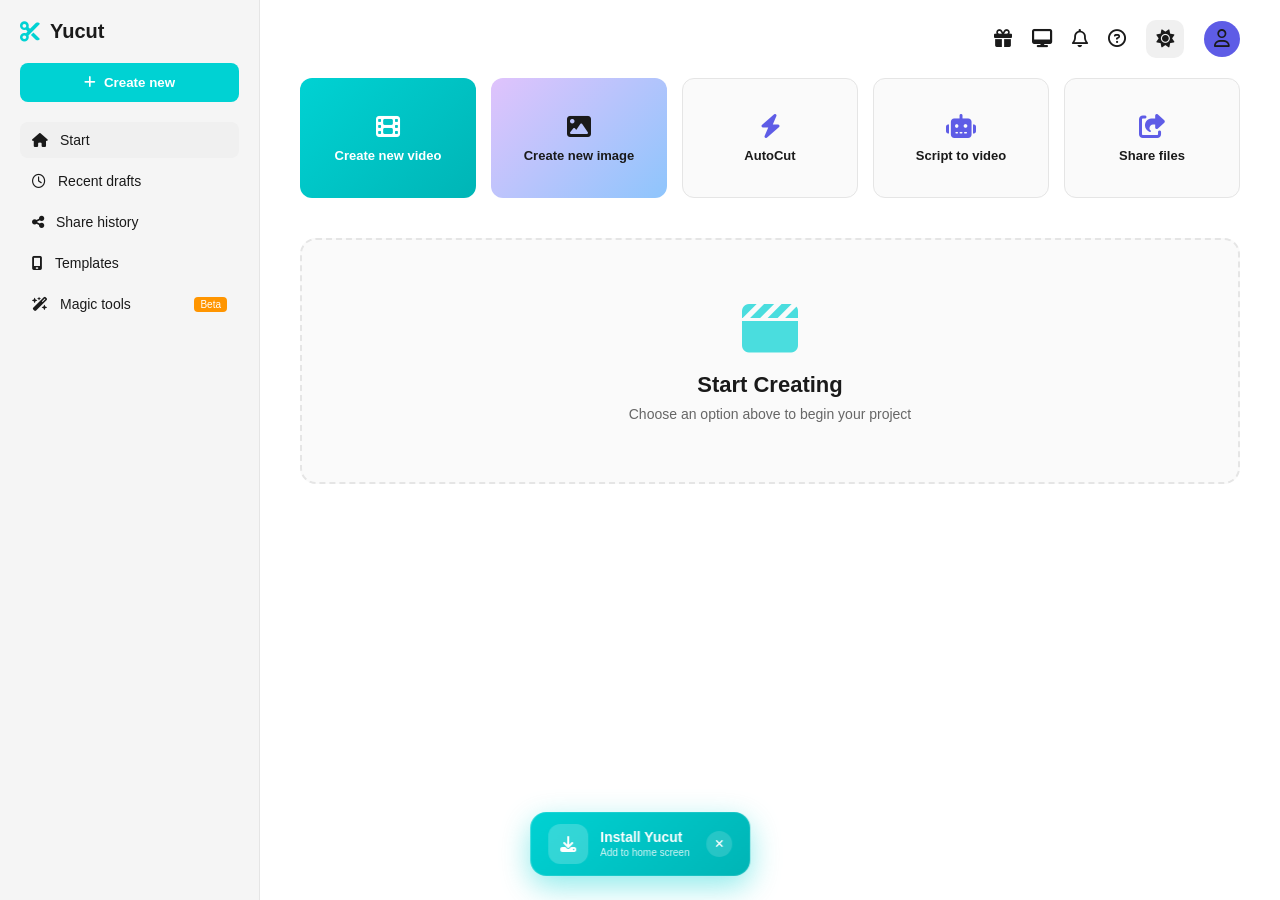
<file: index.html>
<!DOCTYPE html>
<html lang="en">
<head>
    <meta charset="UTF-8">
    <meta name="viewport" content="width=device-width, initial-scale=1.0, viewport-fit=cover">
    <meta name="theme-color" content="#00d2d3">

    <!-- PWA Meta Tags -->
    <meta name="description" content="Yucut - Professional video and image editor with AI features">
    <meta name="apple-mobile-web-app-capable" content="yes">
    <meta name="apple-mobile-web-app-status-bar-style" content="black-translucent">
    <meta name="apple-mobile-web-app-title" content="Yucut">
    <meta name="mobile-web-app-capable" content="yes">
    <meta name="application-name" content="Yucut">

    <title>Yucut - Dashboard</title>

    <!-- PWA Manifest -->
    <link rel="manifest" href="manifest.json">

    <!-- Apple Touch Icons -->
    <link rel="apple-touch-icon" href="icons/icon-192.png">
    <link rel="apple-touch-icon" sizes="152x152" href="icons/icon-152.png">
    <link rel="apple-touch-icon" sizes="180x180" href="icons/icon-192.png">
    <link rel="icon" type="image/png" sizes="32x32" href="icons/icon-96.png">
    <link rel="icon" type="image/png" sizes="16x16" href="icons/icon-72.png">

    <!-- Font Awesome -->
    <link rel="stylesheet" href="https://cdnjs.cloudflare.com/ajax/libs/font-awesome/6.4.0/css/all.min.css">

    <!-- Your CSS -->
    <link rel="stylesheet" href="theme.css">
    <link rel="stylesheet" href="style.css">

    <!-- Theme -->
    <script src="theme.js"></script>

    <!-- PWA Install Manager -->
    <script src="pwa-install.js" defer></script>
</head>
<body>

    <div class="app-container">
        <!-- ================= SIDEBAR ================= -->
        <aside class="sidebar">
            <div class="logo">
                <i class="fa-solid fa-scissors"></i> <span>Yucut</span>
            </div>

            <button class="create-btn" id="create-new-btn">
                <i class="fa-solid fa-plus"></i> Create new
            </button>

            <nav class="nav-menu">
                <a href="#" class="nav-item active" data-page="start">
                    <i class="fa-solid fa-house"></i> Start
                </a>
                <a href="#" class="nav-item" data-page="recent">
                    <i class="fa-regular fa-clock"></i> Recent drafts
                </a>
                <a href="#" class="nav-item" data-page="share">
                    <i class="fa-solid fa-share-nodes"></i> Share history
                </a>
                <a href="#" class="nav-item" data-page="templates">
                    <i class="fa-solid fa-mobile-screen"></i> Templates
                </a>
                <a href="#" class="nav-item" data-page="magic">
                    <i class="fa-solid fa-wand-magic-sparkles"></i> Magic tools
                    <span class="badge-beta">Beta</span>
                </a>
            </nav>
        </aside>

        <!-- ================= MAIN CONTENT ================= -->
        <main class="main-content">
            <!-- HEADER -->
            <header class="top-header">
                <div class="header-right">
                    <i class="fa-solid fa-gift" id="gift-icon" title="Rewards"></i>
                    <i class="fa-solid fa-desktop" id="desktop-icon" title="Desktop App"></i>
                    <i class="fa-regular fa-bell" id="bell-icon" title="Notifications"></i>
                    <i class="fa-regular fa-circle-question" id="help-icon" title="Help"></i>

                    <!-- THEME SWITCHER -->
                    <div class="theme-switcher">
                        <button class="theme-btn" id="theme-btn" title="Change Theme">
                            <i class="fa-solid fa-sun"></i>
                        </button>
                    </div>

                    <!-- AUTH ICON (User Icon) -->
                    <div class="auth-icon" id="auth-icon">
                        <i class="fa-regular fa-user"></i>
                    </div>
                </div>
            </header>

            <!-- HERO CARDS -->
            <section class="hero-cards">
                <div class="card card-blue" id="create-video-card">
                    <i class="fa-solid fa-film"></i>
                    <p>Create new video</p>
                </div>
                <div class="card card-purple" id="create-image-card">
                    <i class="fa-solid fa-image"></i>
                    <p>Create new image</p>
                </div>
                <div class="card card-white" id="autocut-card">
                    <i class="fa-solid fa-bolt"></i>
                    <p>AutoCut</p>
                </div>
                <div class="card card-white" id="script-video-card">
                    <i class="fa-solid fa-robot"></i>
                    <p>Script to video</p>
                </div>
                <div class="card card-white" id="share-files-card">
                    <i class="fa-solid fa-share-from-square"></i>
                    <p>Share files</p>
                </div>
            </section>

            <!-- EMPTY STATE / QUICK START -->
            <section class="quick-start-section">
                <div class="quick-start-box">
                    <i class="fa-solid fa-clapperboard"></i>
                    <h2>Start Creating</h2>
                    <p>Choose an option above to begin your project</p>
                </div>
            </section>
        </main>
    </div>

       <!-- ================= AUTH MODAL ================= -->
    <div class="auth-modal" id="auth-modal">
        <div class="auth-box">
            <span class="close-btn" id="close-auth">&times;</span>

            <div id="login-section">
                <h2>Login</h2>
                <p class="subtitle">Welcome back to Yucut</p>
                <form id="login-form">
                    <div class="input-group">
                        <i class="fa-regular fa-envelope"></i>
                        <input type="email" id="login-email" placeholder="Email" required>
                    </div>
                    <div class="input-group">
                        <i class="fa-solid fa-lock"></i>
                        <input type="password" id="login-password" placeholder="Password" required>
                    </div>
                    <p id="login-error" class="error-msg"></p>
                    <button type="submit" class="auth-btn">Login</button>
                </form>
                <p class="switch-text">Don't have an account? <span id="go-to-signup">Sign Up</span></p>
            </div>

            <div id="signup-section" style="display: none;">
                <h2>Sign Up</h2>
                <p class="subtitle">Create your new account</p>
                <form id="signup-form">
                    <div class="input-group">
                        <i class="fa-regular fa-user"></i>
                        <input type="text" id="signup-name" placeholder="Your Name" required>
                    </div>
                    <div class="input-group">
                        <i class="fa-regular fa-envelope"></i>
                        <input type="email" id="signup-email" placeholder="Email" required>
                    </div>
                    <div class="input-group">
                        <i class="fa-solid fa-lock"></i>
                        <input type="password" id="signup-password" placeholder="Password (min 4 chars)" required>
                    </div>
                    <p id="signup-error" class="error-msg"></p>
                    <p id="signup-success" class="success-msg"></p>
                    <button type="submit" class="auth-btn">Sign Up</button>
                </form>
                <p class="switch-text">Already have an account? <span id="go-to-login">Login</span></p>
            </div>
        </div>
    </div>

    <!-- Scripts (only here — no duplicates) -->
    <script src="script.js"></script>
    <script>
    // ================= PWA SERVICE WORKER REGISTRATION =================
    if ('serviceWorker' in navigator) {
        window.addEventListener('load', () => {
            navigator.serviceWorker.register('./service-worker.js')
                .then(registration => {
                    console.log('✅ Service Worker registered:', registration.scope);

                    registration.addEventListener('updatefound', () => {
                        const newWorker = registration.installing;
                        newWorker.addEventListener('statechange', () => {
                            if (newWorker.state === 'installed' && navigator.serviceWorker.controller) {
                                console.log('🔄 New version available');
                                if (confirm('🎉 New version available! Reload now?')) {
                                    window.location.reload();
                                }
                            }
                        });
                    });
                })
                .catch(err => console.warn('❌ SW registration failed:', err));
        });
    }
    </script>
</body>
</html>
</file>
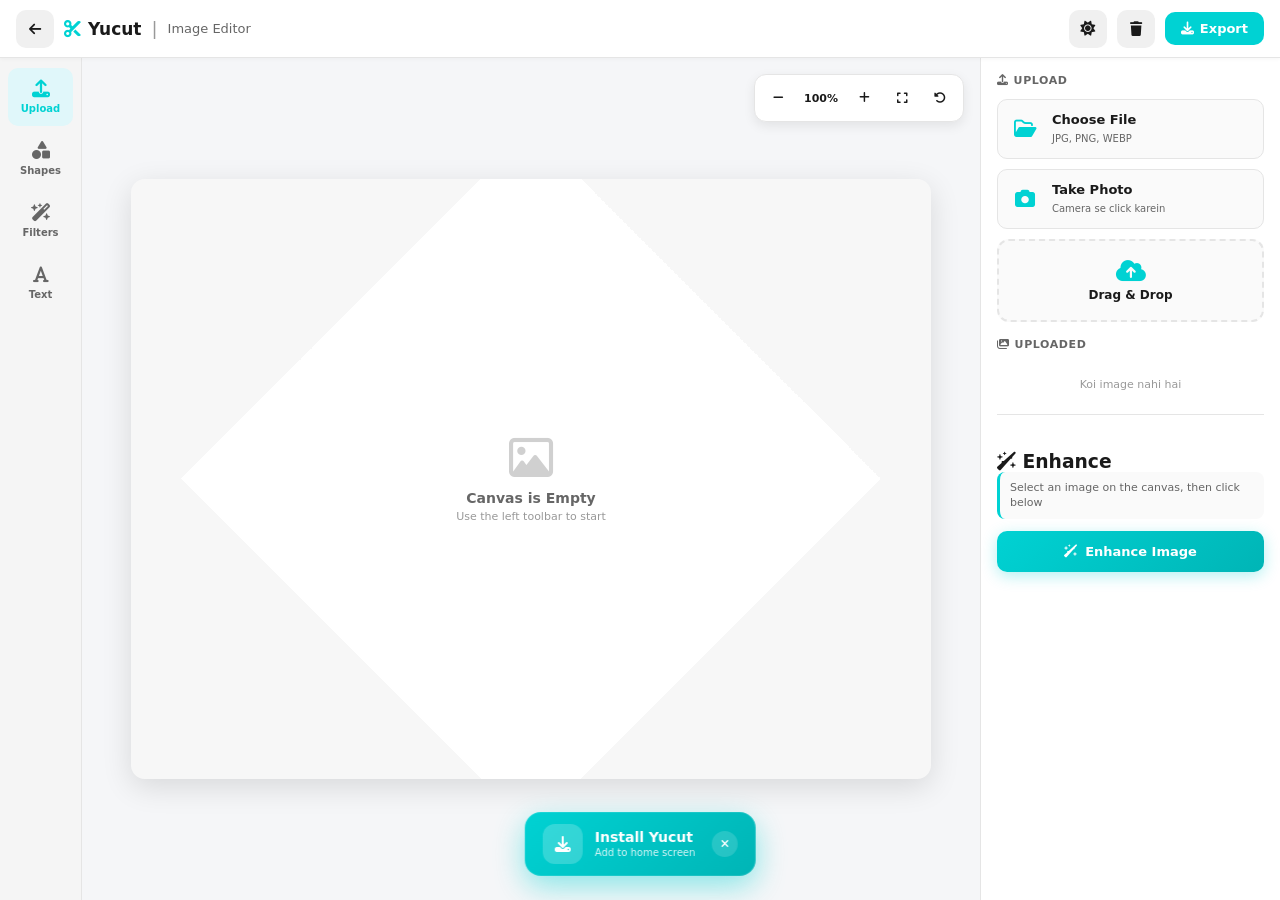
<file: img-index.html>
<!DOCTYPE html>
<html lang="en">
<head>
    <!-- PWA -->
<link rel="manifest" href="manifest.json">
<meta name="theme-color" content="#00d2d3">
<meta name="apple-mobile-web-app-capable" content="yes">
<meta name="apple-mobile-web-app-status-bar-style" content="black-translucent">
<meta name="apple-mobile-web-app-title" content="Yucut">
<link rel="apple-touch-icon" href="icons/icon-192.png">
<link rel="icon" type="image/png" sizes="32x32" href="icons/icon-96.png">
    <meta charset="UTF-8">
    <meta name="viewport" content="width=device-width, initial-scale=1.0">
    <title>Yucut - Image Editor</title>
    <link rel="stylesheet" href="https://cdnjs.cloudflare.com/ajax/libs/font-awesome/6.4.0/css/all.min.css">
    <link rel="stylesheet" href="theme.css">
    <link rel="stylesheet" href="img-style.css">
    <script src="theme.js"></script>
</head>
<body>

    <div class="editor-app">
        <!-- ================= HEADER ================= -->
        <header class="editor-header">
            <div class="header-left">
                <button class="icon-btn" id="back-btn" title="Back">
                    <i class="fa-solid fa-arrow-left"></i>
                </button>
                <div class="logo">
                    <i class="fa-solid fa-scissors"></i> <span>Yucut</span>
                </div>
                <span class="sep">|</span>
                <span class="page-name">Image Editor</span>
            </div>

            <div class="header-right">
                <!-- THEME SWITCHER -->
                <div class="theme-switcher">
                    <button class="theme-btn" id="theme-btn" title="Change Theme">
                        <i class="fa-solid fa-sun"></i>
                    </button>
                </div>

                <button class="icon-btn danger" id="clear-btn" title="Clear All">
                    <i class="fa-solid fa-trash"></i>
                </button>
                <button class="primary-btn" id="export-btn">
                    <i class="fa-solid fa-download"></i> Export
                </button>
            </div>
        </header>

        <!-- ================= BODY ================= -->
        <div class="editor-body">

            <!-- ========== LEFT TOOLBAR ========== -->
            <aside class="toolbar">
                <div class="tool-item active" data-tool="upload" id="tool-upload">
                    <i class="fa-solid fa-upload"></i>
                    <span>Upload</span>
                </div>
                <div class="tool-item" data-tool="shapes" id="tool-shapes">
                    <i class="fa-solid fa-shapes"></i>
                    <span>Shapes</span>
                </div>
                <div class="tool-item" data-tool="filters" id="tool-filters">
                    <i class="fa-solid fa-wand-magic-sparkles"></i>
                    <span>Filters</span>
                </div>
                <div class="tool-item" data-tool="text" id="tool-text">
                    <i class="fa-solid fa-font"></i>
                    <span>Text</span>
                </div>
            </aside>

            <!-- ========== CENTER CANVAS ========== -->
<main class="workspace">

    <!-- Floating Zoom Controls (Mobile + Desktop) -->
    <div class="zoom-controls" id="zoom-controls">
        <button class="zoom-btn" id="zoom-out-btn" title="Zoom Out">
            <i class="fa-solid fa-minus"></i>
        </button>
        <span class="zoom-level" id="zoom-level">100%</span>
        <button class="zoom-btn" id="zoom-in-btn" title="Zoom In">
            <i class="fa-solid fa-plus"></i>
        </button>
        <button class="zoom-btn" id="fit-btn" title="Fit to Screen">
            <i class="fa-solid fa-expand"></i>
        </button>
        <button class="zoom-btn" id="reset-zoom-btn" title="Reset Zoom">
            <i class="fa-solid fa-rotate-left"></i>
        </button>
    </div>

    <!-- Mobile Mode Toggle -->
    <div class="mode-toggle" id="mode-toggle">
        <button class="mode-btn active" data-mode="edit" title="Edit Mode">
            <i class="fa-solid fa-pen"></i> <span>Edit</span>
        </button>
        <button class="mode-btn" data-mode="pan" title="Pan Mode">
            <i class="fa-solid fa-hand"></i> <span>Pan</span>
        </button>
    </div>

    <!-- Canvas Wrapper (for zoom/pan) -->
    <div class="canvas-wrap" id="canvas-wrap">
        <div class="canvas-zoom-layer" id="canvas-zoom-layer">
            <div class="canvas" id="canvas">
                <div class="empty-hint" id="empty-hint">
                    <i class="fa-regular fa-image"></i>
                    <p>Canvas is Empty</p>
                    <small>Use the left toolbar to start</small>
                </div>
            </div>
        </div>
    </div>

</main>

            <!-- ========== RIGHT PANEL ========== -->
            <aside class="side-panel" id="side-panel">

                <!-- ===== UPLOAD ===== -->
                <div class="panel-view" id="panel-upload">
                    <h3><i class="fa-solid fa-upload"></i> Upload</h3>
                    <input type="file" id="file-input" accept="image/*" multiple hidden>
                    <input type="file" id="camera-input" accept="image/*" capture="environment" hidden>

                    <div class="upload-btn" id="choose-file-btn">
                        <i class="fa-regular fa-folder-open"></i>
                        <div>
                            <strong>Choose File</strong>
                            <small>JPG, PNG, WEBP</small>
                        </div>
                    </div>

                    <div class="upload-btn" id="camera-btn">
                        <i class="fa-solid fa-camera"></i>
                        <div>
                            <strong>Take Photo</strong>
                            <small>Camera se click karein</small>
                        </div>
                    </div>

                    <div class="drop-zone" id="drop-zone">
                        <i class="fa-solid fa-cloud-arrow-up"></i>
                        <p>Drag & Drop</p>
                    </div>

                    <h3 style="margin-top: 16px;"><i class="fa-solid fa-images"></i> Uploaded</h3>
                    <div class="uploaded-list" id="uploaded-list">
                        <p class="no-images" id="no-images">Koi image nahi hai</p>
                    </div>
                </div>

                <!-- ===== SHAPES ===== -->
                <div class="panel-view" id="panel-shapes" style="display: none;">
                    <h3><i class="fa-solid fa-shapes"></i> Shapes</h3>
                    <div class="shape-list" id="shape-list"></div>

                    <h3 style="margin-top: 16px;"><i class="fa-solid fa-palette"></i> Colors</h3>
                    <div class="color-palette" id="color-palette"></div>
                </div>

                <!-- ===== FILTERS (ADVANCED) ===== -->
                <div class="panel-view" id="panel-filters" style="display: none;">
                    <h3><i class="fa-solid fa-wand-magic-sparkles"></i> Filters</h3>

                    <!-- Presets -->
                    <div class="filter-categories">
                        <button class="cat-btn active" data-cat="basic">Basic</button>
                        <button class="cat-btn" data-cat="vintage">Vintage</button>
                        <button class="cat-btn" data-cat="bw">B&W</button>
                        <button class="cat-btn" data-cat="warm">Warm</button>
                        <button class="cat-btn" data-cat="cool">Cool</button>
                    </div>

                    <div class="filter-grid" id="filter-grid"></div>

                    <!-- Adjustments -->
                    <h3 style="margin-top: 16px;">Adjustments</h3>

                    <div class="slider-item">
                        <label>☀️ Brightness <span id="brightness-val">100%</span></label>
                        <input type="range" min="0" max="200" value="100" id="brightness">
                    </div>

                    <div class="slider-item">
                        <label>◐ Contrast <span id="contrast-val">100%</span></label>
                        <input type="range" min="0" max="200" value="100" id="contrast">
                    </div>

                    <div class="slider-item">
                        <label>🎨 Saturation <span id="saturation-val">100%</span></label>
                        <input type="range" min="0" max="200" value="100" id="saturation">
                    </div>

                    <div class="slider-item">
                        <label>🌡️ Temperature <span id="temperature-val">0</span></label>
                        <input type="range" min="-100" max="100" value="0" id="temperature">
                    </div>

                    <div class="slider-item">
                        <label>🌫️ Blur <span id="blur-val">0px</span></label>
                        <input type="range" min="0" max="20" value="0" id="blur">
                    </div>

                    <div class="slider-item">
                        <label>🔲 Sharpen <span id="sharpen-val">0%</span></label>
                        <input type="range" min="0" max="100" value="0" id="sharpen">
                    </div>

                    <div class="slider-item">
                        <label>⚫ Grayscale <span id="grayscale-val">0%</span></label>
                        <input type="range" min="0" max="100" value="0" id="grayscale">
                    </div>

                    <div class="slider-item">
                        <label>🟤 Sepia <span id="sepia-val">0%</span></label>
                        <input type="range" min="0" max="100" value="0" id="sepia">
                    </div>

                    <div class="slider-item">
                        <label>🌈 Hue Rotate <span id="hue-val">0°</span></label>
                        <input type="range" min="0" max="360" value="0" id="hue">
                    </div>

                    <div class="slider-item">
                        <label>🔄 Invert <span id="invert-val">0%</span></label>
                        <input type="range" min="0" max="100" value="0" id="invert">
                    </div>

                    <div class="slider-item">
                        <label>🕳️ Vignette <span id="vignette-val">0%</span></label>
                        <input type="range" min="0" max="100" value="0" id="vignette">
                    </div>

                    <button class="action-btn danger" id="reset-filters" style="margin-top: 12px;">
                        <i class="fa-solid fa-rotate-left"></i> Reset All
                    </button>
                </div>

                <!-- ===== TEXT (ADVANCED) ===== -->
<div class="panel-view" id="panel-text" style="display: none;">
    <h3><i class="fa-solid fa-font"></i> Add Text</h3>

    <!-- LIVE TEXT INPUT -->
    <div class="ctrl-group">
        <label>Your Text</label>
        <textarea id="text-input" placeholder="Type here... اردو، English، 中文، 日本語..." rows="2">Hello Yucut</textarea>
    </div>

    <!-- LANGUAGE QUICK SELECT -->
    <div class="ctrl-group">
        <label>Quick Language</label>
        <div class="lang-row">
            <button class="lang-btn" data-lang="en">EN</button>
            <button class="lang-btn" data-lang="ur">اردو</button>
            <button class="lang-btn" data-lang="ar">عربي</button>
            <button class="lang-btn" data-lang="hi">हिन्दी</button>
            <button class="lang-btn" data-lang="zh">中文</button>
            <button class="lang-btn" data-lang="ja">日本</button>
            <button class="lang-btn" data-lang="ko">한국</button>
            <button class="lang-btn" data-lang="ru">РУС</button>
        </div>
    </div>

    <!-- FONT FAMILY -->
    <div class="ctrl-group">
        <label>Font Family <span id="font-count">100+</span></label>
        <select id="font-family" class="font-select">
            <!-- Populated by JS -->
        </select>
    </div>

    <!-- FONT SIZE -->
    <div class="ctrl-group">
        <label>Font Size <span id="fs-val">48px</span></label>
        <input type="range" id="fs-range" min="8" max="300" value="48">
    </div>

    <!-- FONT WEIGHT -->
    <div class="ctrl-group">
        <label>Font Weight <span id="fw-val">700</span></label>
        <input type="range" id="fw-range" min="100" max="900" value="700" step="100">
    </div>

    <!-- COLOR -->
    <div class="ctrl-group">
        <label>Text Color</label>
        <input type="color" id="text-color" value="#1a1a1a">
    </div>

    <!-- BACKGROUND (Text Box) -->
    <div class="ctrl-group">
        <label>Text Background</label>
        <div class="bg-toggle-row">
            <input type="color" id="text-bg" value="#ffffff">
            <label class="transparent-toggle">
                <input type="checkbox" id="text-bg-transparent" checked>
                <span>Transparent</span>
            </label>
        </div>
    </div>

    <!-- ALIGNMENT -->
    <div class="ctrl-group">
        <label>Alignment</label>
        <div class="align-row">
            <button class="align-btn active" data-align="center" title="Center">
                <i class="fa-solid fa-align-center"></i>
            </button>
            <button class="align-btn" data-align="left" title="Left">
                <i class="fa-solid fa-align-left"></i>
            </button>
            <button class="align-btn" data-align="right" title="Right">
                <i class="fa-solid fa-align-right"></i>
            </button>
            <button class="align-btn" data-align="justify" title="Justify">
                <i class="fa-solid fa-align-justify"></i>
            </button>
        </div>
    </div>

    <!-- STYLE -->
    <div class="ctrl-group">
        <label>Style</label>
        <div class="style-row">
            <button class="style-btn" data-style="bold" title="Bold">
                <b>B</b>
            </button>
            <button class="style-btn" data-style="italic" title="Italic">
                <i>I</i>
            </button>
            <button class="style-btn" data-style="underline" title="Underline">
                <u>U</u>
            </button>
            <button class="style-btn" data-style="strike" title="Strike">
                <s>S</s>
            </button>
            <button class="style-btn" data-style="uppercase" title="Uppercase">
                Aa
            </button>
        </div>
    </div>

    <!-- LETTER SPACING -->
    <div class="ctrl-group">
        <label>Letter Spacing <span id="ls-val">0px</span></label>
        <input type="range" id="ls-range" min="-5" max="20" value="0" step="0.5">
    </div>

    <!-- LINE HEIGHT -->
    <div class="ctrl-group">
        <label>Line Height <span id="lh-val">1.2</span></label>
        <input type="range" id="lh-range" min="0.8" max="3" value="1.2" step="0.1">
    </div>

    <!-- TEXT SHADOW -->
    <div class="ctrl-group">
        <label>Text Shadow</label>
        <div class="shadow-row">
            <button class="shadow-btn" data-shadow="none">None</button>
            <button class="shadow-btn" data-shadow="soft">Soft</button>
            <button class="shadow-btn" data-shadow="hard">Hard</button>
            <button class="shadow-btn" data-shadow="glow">Glow</button>
        </div>
    </div>

    <!-- TEXT OUTLINE -->
    <div class="ctrl-group">
        <label>Text Outline <span id="outline-val">0px</span></label>
        <input type="range" id="outline-range" min="0" max="10" value="0" step="0.5">
        <input type="color" id="outline-color" value="#000000" style="margin-top: 6px;">
    </div>

    <!-- ACTION BUTTONS -->
    <button class="action-btn primary" id="add-text-btn" style="margin-top: 16px;">
        <i class="fa-solid fa-plus"></i> Add Text to Canvas
    </button>

    <button class="action-btn" id="update-text-btn" style="display: none;">
        <i class="fa-solid fa-check"></i> Update Selected Text
    </button>
</div>
                 <!-- ===== ENHANCE BUTTON (Text Panel ke andar) ===== -->
<div class="enhance-section">
    <h3 style="margin-top: 20px;"><i class="fa-solid fa-wand-sparkles"></i> Enhance</h3>
    <p class="enhance-hint">Select an image on the canvas, then click below</p>

    <button class="enhance-btn" id="enhance-btn">
        <i class="fa-solid fa-wand-sparkles"></i>
        <span>Enhance Image</span>
    </button>

    <button class="enhance-btn secondary" id="reset-enhance-btn" style="display: none;">
        <i class="fa-solid fa-rotate-left"></i>
        <span>Reset Enhancement</span>
    </button>
</div>
                <!-- ===== PROPERTIES ===== -->
                <div class="panel-view" id="panel-properties" style="display: none;">
                    <h3><i class="fa-solid fa-sliders"></i> Properties</h3>
                    <p class="empty-msg" id="empty-msg">Select an item to edit</p>

                    <div class="controls" id="controls" style="display: none;">
                        <div class="ctrl-group" id="cg-fill">
                            <label>Fill Color</label>
                            <input type="color" id="fill-color" value="#00d2d3">
                        </div>

                        <div class="ctrl-group">
                            <label>Width <span id="w-val">100px</span></label>
                            <input type="range" id="w-range" min="20" max="800" value="100">
                        </div>

                        <div class="ctrl-group">
                            <label>Height <span id="h-val">100px</span></label>
                            <input type="range" id="h-range" min="20" max="800" value="100">
                        </div>

                        <div class="ctrl-group">
                            <label>Rotate <span id="r-val">0°</span></label>
                            <input type="range" id="r-range" min="0" max="360" value="0">
                        </div>

                        <div class="ctrl-group">
                            <label>Opacity <span id="o-val">100%</span></label>
                            <input type="range" id="o-range" min="0" max="100" value="100">
                        </div>

                        <div class="ctrl-group" id="cg-radius">
                            <label>Corner Radius <span id="br-val">0px</span></label>
                            <input type="range" id="br-range" min="0" max="200" value="0">
                        </div>

                        <div class="action-row">
                            <button class="action-btn" id="duplicate-btn">
                                <i class="fa-regular fa-copy"></i> Copy
                            </button>
                            <button class="action-btn danger" id="delete-btn">
                                <i class="fa-solid fa-trash"></i> Delete
                            </button>
                        </div>
                    </div>
                </div>

            </aside>
        </div>
        <!-- ================= EXPORT MODAL (4K) ================= -->
<div class="export-modal" id="export-modal">
    <div class="export-box">
        <div class="export-header">
            <h2><i class="fa-solid fa-download"></i> Export Image</h2>
            <span class="close-export" id="close-export">&times;</span>
        </div>

        <div class="export-body">
            <!-- Preview -->
            <div class="export-preview">
                <canvas id="export-preview-canvas"></canvas>
                <p class="preview-label">Live Preview</p>
            </div>

            <!-- Settings -->
            <div class="export-settings">
                <!-- Resolution -->
                <div class="exp-group">
                    <label>Resolution</label>
                    <div class="res-grid">
                        <div class="res-card active" data-res="4k">
                            <strong>4K</strong>
                            <small>3840 × 2160</small>
                        </div>
                        <div class="res-card" data-res="2k">
                            <strong>2K</strong>
                            <small>2560 × 1440</small>
                        </div>
                        <div class="res-card" data-res="1080p">
                            <strong>1080p</strong>
                            <small>1920 × 1080</small>
                        </div>
                        <div class="res-card" data-res="720p">
                            <strong>720p</strong>
                            <small>1280 × 720</small>
                        </div>
                        <div class="res-card" data-res="custom">
                            <strong>Custom</strong>
                            <small>Apna size</small>
                        </div>
                    </div>
                </div>

                <!-- Custom Size -->
                <div class="exp-group" id="custom-size-group" style="display: none;">
                    <label>Custom Size</label>
                    <div class="custom-size-row">
                        <div>
                            <label>W</label>
                            <input type="number" id="custom-w" value="2000" min="100" max="8000">
                        </div>
                        <div>
                            <label>H</label>
                            <input type="number" id="custom-h" value="2000" min="100" max="8000">
                        </div>
                    </div>
                </div>

                <!-- Format -->
                <div class="exp-group">
                    <label>Format</label>
                    <div class="format-row">
                        <label class="format-opt active">
                            <input type="radio" name="exp-format" value="png" checked>
                            <span>PNG</span>
                        </label>
                        <label class="format-opt">
                            <input type="radio" name="exp-format" value="jpeg">
                            <span>JPG</span>
                        </label>
                        <label class="format-opt">
                            <input type="radio" name="exp-format" value="webp">
                            <span>WEBP</span>
                        </label>
                    </div>
                </div>

                <!-- Quality -->
                <div class="exp-group" id="quality-group" style="display: none;">
                    <label>Quality <span id="exp-quality-val">92%</span></label>
                    <input type="range" id="exp-quality" min="10" max="100" value="92">
                </div>

                <!-- Background -->
                <div class="exp-group">
                    <label>Background</label>
                    <div class="bg-row">
                        <input type="color" id="exp-bg" value="#ffffff">
                        <label class="transparent-toggle">
                            <input type="checkbox" id="exp-transparent">
                            <span>Transparent (PNG)</span>
                        </label>
                    </div>
                </div>

                <!-- Info -->
                <div class="exp-info">
                    <div class="info-line">
                        <span>Output:</span>
                        <b id="exp-out-size">3840 × 2160</b>
                    </div>
                    <div class="info-line">
                        <span>Format:</span>
                        <b id="exp-out-format">PNG</b>
                    </div>
                    <div class="info-line">
                        <span>Est. Size:</span>
                        <b id="exp-out-est">~2.5 MB</b>
                    </div>
                </div>

                <!-- Download -->
                <button class="exp-download-btn" id="exp-download-btn">
                    <i class="fa-solid fa-download"></i> Download 4K
                </button>
            </div>
        </div>
    </div>
</div>
    </div>

    <script src="img-script.js"></script>
    <script src="pwa-install.js" defer></script>
<script>
if ('serviceWorker' in navigator) {
    window.addEventListener('load', () => {
        navigator.serviceWorker.register('./service-worker.js')
            .then(reg => console.log('✅ SW registered:', reg.scope))
            .catch(err => console.warn('SW failed:', err));
    });
}
</script>
</body>
</html>
</file>
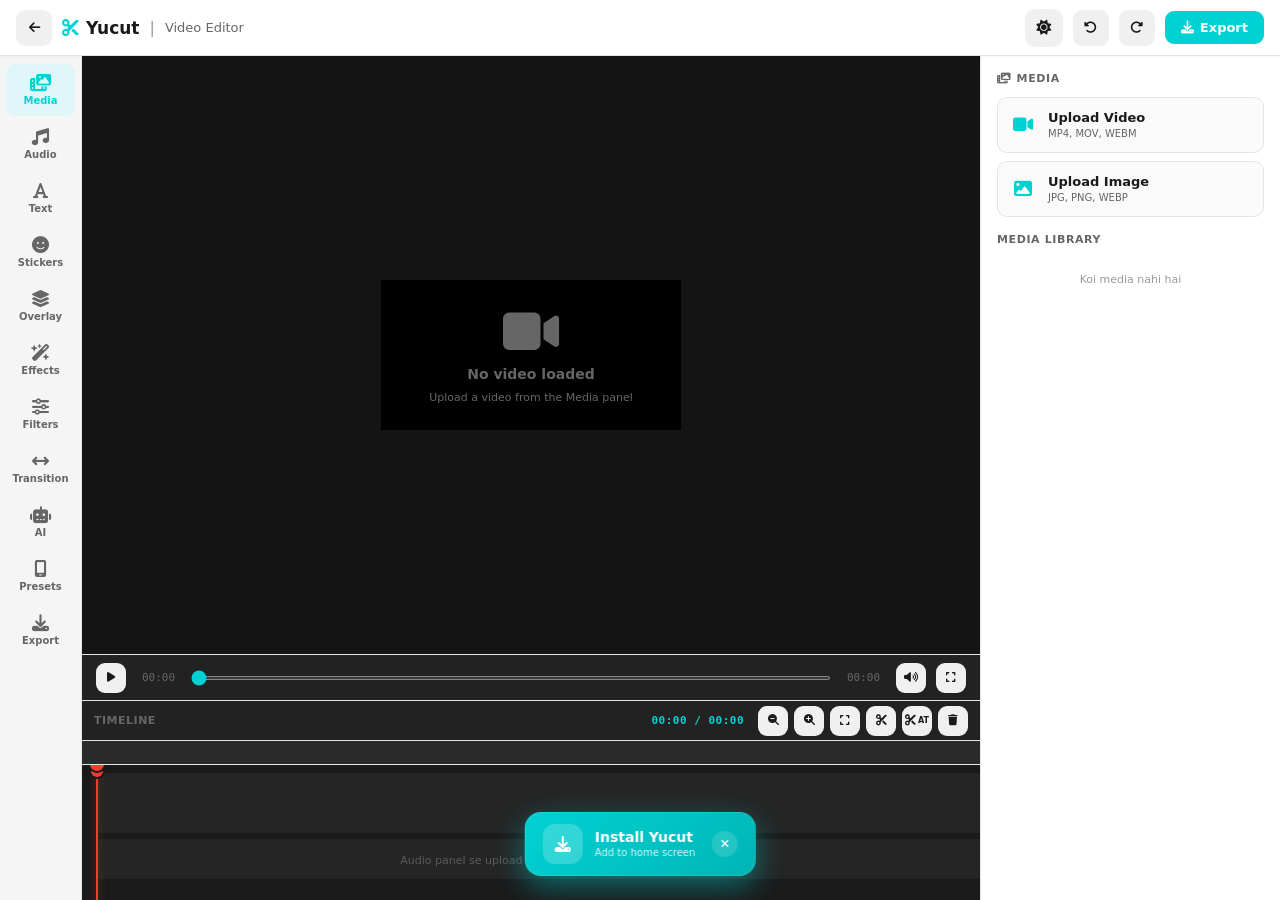
<file: video-index.html>
<!DOCTYPE html>
<html lang="en">
<head>
    <!-- PWA -->
<link rel="manifest" href="manifest.json">
<meta name="theme-color" content="#00d2d3">
<meta name="apple-mobile-web-app-capable" content="yes">
<meta name="apple-mobile-web-app-status-bar-style" content="black-translucent">
<meta name="apple-mobile-web-app-title" content="Yucut">
<link rel="apple-touch-icon" href="icons/icon-192.png">
<link rel="icon" type="image/png" sizes="32x32" href="icons/icon-96.png">
    <meta charset="UTF-8">
    <meta name="viewport" content="width=device-width, initial-scale=1.0">
    <title>Yucut - Video Editor</title>
    <link rel="stylesheet" href="https://cdnjs.cloudflare.com/ajax/libs/font-awesome/6.4.0/css/all.min.css">
    <link rel="stylesheet" href="theme.css">
    <link rel="stylesheet" href="video-style.css">
    <script src="theme.js"></script>
</head>
<body>

<div class="video-app">

    <!-- ================= HEADER ================= -->
    <header class="ve-header">
        <div class="ve-header-left">
            <button class="ve-icon-btn" id="ve-back" title="Back">
                <i class="fa-solid fa-arrow-left"></i>
            </button>
            <div class="ve-logo">
                <i class="fa-solid fa-scissors"></i> <span>Yucut</span>
            </div>
            <span class="ve-sep">|</span>
            <span class="ve-title">Video Editor</span>
        </div>
        <div class="ve-header-right">
            <!-- THEME SWITCHER -->
            <div class="theme-switcher">
                <button class="theme-btn" id="theme-btn" title="Change Theme">
                    <i class="fa-solid fa-sun"></i>
                </button>
            </div>

            <button class="ve-icon-btn" id="ve-undo" title="Undo">
                <i class="fa-solid fa-rotate-left"></i>
            </button>
            <button class="ve-icon-btn" id="ve-redo" title="Redo">
                <i class="fa-solid fa-rotate-right"></i>
            </button>
            <button class="ve-primary-btn" id="ve-export">
                <i class="fa-solid fa-download"></i> Export
            </button>
        </div>
    </header>

    <!-- ================= BODY ================= -->
    <div class="ve-body">

        <!-- LEFT TOOLBAR -->
        <aside class="ve-toolbar">
            <div class="ve-tool active" data-tool="media">
                <i class="fa-solid fa-photo-film"></i>
                <span>Media</span>
            </div>
            <div class="ve-tool" data-tool="audio">
                <i class="fa-solid fa-music"></i>
                <span>Audio</span>
            </div>
            <div class="ve-tool" data-tool="text">
                <i class="fa-solid fa-font"></i>
                <span>Text</span>
            </div>
            <div class="ve-tool" data-tool="sticker">
                <i class="fa-solid fa-face-smile"></i>
                <span>Stickers</span>
            </div>
            <div class="ve-tool" data-tool="overlay">
                <i class="fa-solid fa-layer-group"></i>
                <span>Overlay</span>
            </div>
            <div class="ve-tool" data-tool="effects">
                <i class="fa-solid fa-wand-magic-sparkles"></i>
                <span>Effects</span>
            </div>
            <div class="ve-tool" data-tool="filters">
                <i class="fa-solid fa-sliders"></i>
                <span>Filters</span>
            </div>
            <div class="ve-tool" data-tool="transition">
                <i class="fa-solid fa-arrows-left-right"></i>
                <span>Transition</span>
            </div>
            <div class="ve-tool" data-tool="ai">
                <i class="fa-solid fa-robot"></i>
                <span>AI</span>
            </div>
            <div class="ve-tool" data-tool="presets">
                <i class="fa-solid fa-mobile-screen"></i>
                <span>Presets</span>
            </div>
            <div class="ve-tool" data-tool="export">
                <i class="fa-solid fa-download"></i>
                <span>Export</span>
            </div>
        </aside>

        <!-- CENTER: PREVIEW + TIMELINE -->
        <main class="ve-workspace">

            <!-- PREVIEW -->
            <div class="ve-preview-wrap">
                <div class="ve-preview" id="ve-preview">
                    <video id="ve-video" playsinline preload="auto" crossorigin="anonymous"></video>

                    <!-- Overlay Layer (for overlay videos/images) -->
                    <div class="ve-overlay-layer" id="ve-overlay-layer">
                        <!-- Overlays will be added here by JS -->
                    </div>

                    <div class="ve-preview-overlay" id="ve-overlay">
                        <div class="ve-empty-hint" id="ve-empty">
                            <i class="fa-solid fa-video"></i>
                            <p>No video loaded</p>
                            <small>Upload a video from the Media panel</small>
                        </div>
                    </div>
                </div>

                <!-- PLAYBACK CONTROLS -->
                <div class="ve-playback-bar">
                    <button class="ve-icon-btn small" id="ve-play">
                        <i class="fa-solid fa-play"></i>
                    </button>
                    <span class="ve-time" id="ve-current-time">00:00</span>
                    <input type="range" id="ve-seek" min="0" max="100" value="0" step="0.01">
                    <span class="ve-time" id="ve-total-time">00:00</span>
                    <button class="ve-icon-btn small" id="ve-mute" title="Mute">
                        <i class="fa-solid fa-volume-high"></i>
                    </button>
                    <button class="ve-icon-btn small" id="ve-fullscreen" title="Fullscreen">
                        <i class="fa-solid fa-expand"></i>
                    </button>
                </div>
            </div>
<!-- TIMELINE -->
<div class="ve-timeline-wrap">
    <div class="ve-timeline-header">
        <span>Timeline</span>
        <div class="ve-timeline-actions">
            <span class="ve-timeline-timecode" id="ve-timeline-timecode">00:00 / 00:00</span>
            <button class="ve-icon-btn small" id="ve-zoom-out-timeline" title="Zoom Out">
                <i class="fa-solid fa-magnifying-glass-minus"></i>
            </button>
            <button class="ve-icon-btn small" id="ve-zoom-in-timeline" title="Zoom In">
                <i class="fa-solid fa-magnifying-glass-plus"></i>
            </button>
            <button class="ve-icon-btn small" id="ve-fit-timeline" title="Fit to Screen">
                <i class="fa-solid fa-expand"></i>
            </button>
            <button class="ve-icon-btn small" id="ve-split" title="Split in Middle">
                <i class="fa-solid fa-scissors"></i>
            </button>
            <button class="ve-icon-btn small" id="ve-split-playhead" title="Split at Playhead">
                <i class="fa-solid fa-scissors"></i>
                <span style="font-size: 8px; margin-left: 2px; font-weight: 700;">AT</span>
            </button>
            <button class="ve-icon-btn small danger" id="ve-delete-clip" title="Delete Clip">
                <i class="fa-solid fa-trash"></i>
            </button>
        </div>
    </div>

    <!-- Timeline Scroll Container -->
    <div class="ve-timeline-scroll" id="ve-timeline-scroll">

        <!-- Time Ruler (Time Scale) -->
        <div class="ve-time-ruler" id="ve-time-ruler">
            <!-- Populated by JS -->
        </div>

        <!-- Tracks -->
        <div class="ve-timeline" id="ve-timeline">
            <div class="ve-track ve-track-video" id="ve-track-video">
                <!-- Video clips -->
            </div>
            <div class="ve-track ve-track-audio" id="ve-track-audio">
                <!-- Audio clips -->
            </div>
            <div class="ve-playhead" id="ve-playhead">
                <div class="ve-playhead-handle"></div>
            </div>
        </div>
    </div>
</div>

        </main>

        <!-- RIGHT PANEL -->
        <aside class="ve-panel" id="ve-panel">

            <!-- MEDIA PANEL -->
            <div class="ve-panel-view" id="ve-panel-media">
                <h3><i class="fa-solid fa-photo-film"></i> Media</h3>

                <input type="file" id="ve-video-input" accept="video/*" multiple hidden>
                <input type="file" id="ve-image-input" accept="image/*" multiple hidden>

                <button class="ve-upload-btn" id="ve-video-upload">
                    <i class="fa-solid fa-video"></i>
                    <div>
                        <strong>Upload Video</strong>
                        <small>MP4, MOV, WEBM</small>
                    </div>
                </button>
                <button class="ve-upload-btn" id="ve-image-upload">
                    <i class="fa-solid fa-image"></i>
                    <div>
                        <strong>Upload Image</strong>
                        <small>JPG, PNG, WEBP</small>
                    </div>
                </button>

                <h3 style="margin-top: 16px;">Media Library</h3>
                <div class="ve-media-list" id="ve-media-list">
                    <p class="ve-empty-msg">Koi media nahi hai</p>
                </div>
            </div>

            <!-- AUDIO PANEL -->
            <div class="ve-panel-view" id="ve-panel-audio" style="display: none;">
                <h3><i class="fa-solid fa-music"></i> Audio</h3>

                <input type="file" id="ve-audio-input" accept="audio/*" multiple hidden>

                <button class="ve-upload-btn" id="ve-audio-upload">
                    <i class="fa-solid fa-music"></i>
                    <div>
                        <strong>Upload Audio</strong>
                        <small>MP3, WAV, M4A</small>
                    </div>
                </button>
                <button class="ve-upload-btn" id="ve-record-voice">
                    <i class="fa-solid fa-microphone"></i>
                    <div>
                        <strong>Record Voice</strong>
                        <small>Tap to record</small>
                    </div>
                </button>

                <!-- VIDEO VOLUME CONTROL -->
                <h3 style="margin-top: 16px;"><i class="fa-solid fa-volume-high"></i> Video Volume</h3>
                <div class="ve-ctrl-group">
                    <div class="ve-volume-row">
                        <button class="ve-mute-btn" id="ve-video-mute-btn" title="Mute/Unmute">
                            <i class="fa-solid fa-volume-high" id="ve-video-mute-icon"></i>
                        </button>
                        <input type="range" id="ve-video-volume" min="0" max="100" value="100">
                        <span class="ve-volume-val" id="ve-video-volume-val">100%</span>
                    </div>
                </div>

                <!-- BACKGROUND AUDIO CONTROL -->
                <h3 style="margin-top: 16px;"><i class="fa-solid fa-layer-group"></i> Background Music</h3>
                <p class="ve-hint">Video ke upar audio lagayein. Volume alag se control karein.</p>

                <div id="ve-bg-audio-list">
                    <p class="ve-empty-msg" id="ve-bg-audio-empty">Koi audio add nahi kiya</p>
                </div>

                <!-- AUDIO LIBRARY -->
                <h3 style="margin-top: 16px;">Audio Library</h3>
                <div class="ve-media-list" id="ve-audio-list">
                    <p class="ve-empty-msg">Koi audio nahi hai</p>
                </div>
            </div>

            <!-- TEXT PANEL -->
            <div class="ve-panel-view" id="ve-panel-text" style="display: none;">
                <h3><i class="fa-solid fa-font"></i> Text & Titles</h3>

                <div class="ve-ctrl-group">
                    <label>Text</label>
                    <textarea id="ve-text-input" placeholder="Enter your text..." rows="2">Hello Yucut</textarea>
                </div>

                <div class="ve-ctrl-group">
                    <label>Font Size <span id="ve-text-size-val">32px</span></label>
                    <input type="range" id="ve-text-size" min="12" max="120" value="32">
                </div>

                <div class="ve-ctrl-group">
                    <label>Text Color</label>
                    <input type="color" id="ve-text-color" value="#ffffff">
                </div>

                <div class="ve-ctrl-group">
                    <label>Background</label>
                    <input type="color" id="ve-text-bg" value="#000000">
                </div>

                <div class="ve-ctrl-group">
                    <label>Animation</label>
                    <select id="ve-text-anim" class="ve-select">
                        <option value="none">None</option>
                        <option value="fade-in">Fade In</option>
                        <option value="fade-out">Fade Out</option>
                        <option value="zoom-in">Zoom In</option>
                        <option value="slide-up">Slide Up</option>
                        <option value="typewriter">Typewriter</option>
                    </select>
                </div>

                <div class="ve-ctrl-group">
                    <label>Position</label>
                    <div class="ve-btn-row">
                        <button class="ve-pos-btn" data-pos="top">Top</button>
                        <button class="ve-pos-btn active" data-pos="center">Center</button>
                        <button class="ve-pos-btn" data-pos="bottom">Bottom</button>
                    </div>
                </div>

                <button class="ve-primary-btn full" id="ve-add-text">
                    <i class="fa-solid fa-plus"></i> Add Text to Video
                </button>
            </div>

            <!-- STICKER PANEL -->
            <div class="ve-panel-view" id="ve-panel-sticker" style="display: none;">
                <h3><i class="fa-solid fa-face-smile"></i> Stickers & Emojis</h3>

                <div class="ve-sticker-grid" id="ve-sticker-grid">
                    <!-- Populated by JS -->
                </div>

                <h3 style="margin-top: 16px;">Shapes</h3>
                <div class="ve-shape-row" id="ve-shape-row">
                    <button class="ve-shape-btn" data-shape="circle"></button>
                    <button class="ve-shape-btn" data-shape="square"></button>
                    <button class="ve-shape-btn" data-shape="triangle"></button>
                    <button class="ve-shape-btn" data-shape="star"></button>
                </div>
            </div>

            <!-- OVERLAY PANEL -->
            <div class="ve-panel-view" id="ve-panel-overlay" style="display: none;">
                <h3><i class="fa-solid fa-layer-group"></i> Overlay</h3>
                <p class="ve-hint">Video ke upar nayi video, image lagayein (PiP style)</p>

                <input type="file" id="ve-overlay-video-input" accept="video/*" hidden>
                <input type="file" id="ve-overlay-image-input" accept="image/*" hidden>

                <button class="ve-upload-btn" id="ve-overlay-video-upload">
                    <i class="fa-solid fa-video"></i>
                    <div>
                        <strong>Overlay Video</strong>
                        <small>Video ke upar video (PiP)</small>
                    </div>
                </button>

                <button class="ve-upload-btn" id="ve-overlay-image-upload">
                    <i class="fa-solid fa-image"></i>
                    <div>
                        <strong>Overlay Image</strong>
                        <small>Logo, sticker, watermark</small>
                    </div>
                </button>

                <!-- Overlay Controls -->
                <div id="ve-overlay-controls" style="display: none; margin-top: 16px;">
                    <h3><i class="fa-solid fa-sliders"></i> Overlay Settings</h3>

                    <div class="ve-ctrl-group">
                        <label>Position</label>
                        <div class="ve-btn-row" style="grid-template-columns: repeat(5, 1fr);">
                            <button class="ve-pos-btn ov-pos-btn" data-pos="top-left">↖</button>
                            <button class="ve-pos-btn ov-pos-btn" data-pos="top-right">↗</button>
                            <button class="ve-pos-btn ov-pos-btn" data-pos="center">◎</button>
                            <button class="ve-pos-btn ov-pos-btn" data-pos="bottom-left">↙</button>
                            <button class="ve-pos-btn ov-pos-btn" data-pos="bottom-right">↘</button>
                        </div>
                    </div>

                    <div class="ve-ctrl-group">
                        <label>Size <span id="ve-overlay-size-val">30%</span></label>
                        <input type="range" id="ve-overlay-size" min="10" max="100" value="30">
                    </div>

                    <div class="ve-ctrl-group">
                        <label>Opacity <span id="ve-overlay-opacity-val">100%</span></label>
                        <input type="range" id="ve-overlay-opacity" min="0" max="100" value="100">
                    </div>

                    <div class="ve-ctrl-group">
                        <label>Rotation <span id="ve-overlay-rotation-val">0°</span></label>
                        <input type="range" id="ve-overlay-rotation" min="0" max="360" value="0">
                    </div>

                    <div class="ve-ctrl-group">
                        <label>Start Time <span id="ve-overlay-start-val">0s</span></label>
                        <input type="range" id="ve-overlay-start" min="0" max="60" value="0">
                    </div>

                    <div class="ve-ctrl-group">
                        <label>End Time <span id="ve-overlay-end-val">5s</span></label>
                        <input type="range" id="ve-overlay-end" min="0" max="60" value="5">
                    </div>

                    <div class="ve-btn-row-2">
                        <button class="ve-primary-btn" id="ve-overlay-apply">
                            <i class="fa-solid fa-check"></i> Apply
                        </button>
                        <button class="ve-icon-btn danger" id="ve-overlay-delete" style="width: auto; padding: 0 12px;">
                            <i class="fa-solid fa-trash"></i>
                        </button>
                    </div>
                </div>

                <!-- Overlay List -->
                <h3 style="margin-top: 16px;">Overlays on Video</h3>
                <div id="ve-overlay-list">
                    <p class="ve-empty-msg" id="ve-overlay-empty">Koi overlay nahi hai</p>
                </div>
            </div>

            <!-- EFFECTS PANEL -->
            <div class="ve-panel-view" id="ve-panel-effects" style="display: none;">
                <h3><i class="fa-solid fa-wand-magic-sparkles"></i> Effects</h3>

                <div class="ve-effect-grid" id="ve-effect-grid">
                    <!-- Populated by JS -->
                </div>
            </div>

            <!-- FILTERS PANEL -->
            <div class="ve-panel-view" id="ve-panel-filters" style="display: none;">
                <h3><i class="fa-solid fa-sliders"></i> Filters & Color</h3>

                <div class="ve-filter-grid" id="ve-filter-grid">
                    <!-- Populated by JS -->
                </div>

                <h3 style="margin-top: 16px;">Adjustments</h3>

                <div class="ve-ctrl-group">
                    <label>Brightness <span id="ve-bright-val">100%</span></label>
                    <input type="range" id="ve-bright" min="0" max="200" value="100">
                </div>
                <div class="ve-ctrl-group">
                    <label>Contrast <span id="ve-contrast-val">100%</span></label>
                    <input type="range" id="ve-contrast" min="0" max="200" value="100">
                </div>
                <div class="ve-ctrl-group">
                    <label>Saturation <span id="ve-sat-val">100%</span></label>
                    <input type="range" id="ve-sat" min="0" max="200" value="100">
                </div>
                <div class="ve-ctrl-group">
                    <label>Blur <span id="ve-blur-val">0px</span></label>
                    <input type="range" id="ve-blur" min="0" max="20" value="0">
                </div>
                <div class="ve-ctrl-group">
                    <label>Sharpness <span id="ve-sharp-val">0%</span></label>
                    <input type="range" id="ve-sharp" min="0" max="100" value="0">
                </div>
                <div class="ve-ctrl-group">
                    <label>Hue <span id="ve-hue-val">0°</span></label>
                    <input type="range" id="ve-hue" min="-180" max="180" value="0">
                </div>
                <div class="ve-ctrl-group">
                    <label>Grayscale <span id="ve-gray-val">0%</span></label>
                    <input type="range" id="ve-gray" min="0" max="100" value="0">
                </div>

                <button class="ve-primary-btn full" id="ve-apply-filter">
                    <i class="fa-solid fa-check"></i> Apply to Selected Clip
                </button>
            </div>

            <!-- TRANSITION PANEL -->
            <div class="ve-panel-view" id="ve-panel-transition" style="display: none;">
                <h3><i class="fa-solid fa-arrows-left-right"></i> Transitions</h3>
                <p class="ve-hint">Select two clips in timeline, then choose a transition</p>

                <div class="ve-transition-grid" id="ve-transition-grid">
                    <!-- Populated by JS -->
                </div>
            </div>

            <!-- AI PANEL -->
            <div class="ve-panel-view" id="ve-panel-ai" style="display: none;">
                <h3><i class="fa-solid fa-robot"></i> AI Features</h3>
                <p class="ve-hint">Advanced AI features — coming soon with backend integration</p>

                <button class="ve-ai-btn"><i class="fa-solid fa-closed-captioning"></i> Auto Captions</button>
                <button class="ve-ai-btn"><i class="fa-solid fa-microphone-lines"></i> Speech to Text</button>
                <button class="ve-ai-btn"><i class="fa-solid fa-volume-high"></i> Text to Speech</button>
                <button class="ve-ai-btn"><i class="fa-solid fa-user-slash"></i> Background Removal</button>
                <button class="ve-ai-btn"><i class="fa-solid fa-face-smile-wink"></i> Face Blur</button>
                <button class="ve-ai-btn"><i class="fa-solid fa-wand-sparkles"></i> AI Enhance</button>
                <button class="ve-ai-btn"><i class="fa-solid fa-wave-square"></i> Noise Reduction</button>
                <button class="ve-ai-btn"><i class="fa-solid fa-user-voice"></i> Voice Changer</button>
            </div>

            <!-- PRESETS PANEL -->
            <div class="ve-panel-view" id="ve-panel-presets" style="display: none;">
                <h3><i class="fa-solid fa-mobile-screen"></i> Social Media Presets</h3>
                <p class="ve-hint">Ek click me canvas ka size set karein</p>

                <div class="ve-preset-grid" id="ve-preset-grid">
                    <!-- Populated by JS -->
                </div>
            </div>

            <!-- EXPORT PANEL -->
<div class="ve-panel-view" id="ve-panel-export" style="display: none;">
    <h3><i class="fa-solid fa-download"></i> Export Video</h3>

    <div class="ve-ctrl-group">
        <label>Resolution</label>
        <select id="ve-export-res" class="ve-select">
            <option value="480">480p (SD)</option>
            <option value="720" selected>720p (HD)</option>
            <option value="1080">1080p (Full HD)</option>
            <option value="2160">4K (Ultra HD)</option>
        </select>
    </div>

    <div class="ve-ctrl-group">
        <label>Aspect Ratio</label>
        <select id="ve-export-aspect" class="ve-select">
            <option value="16:9" selected>16:9 (YouTube)</option>
            <option value="9:16">9:16 (TikTok/Reels)</option>
            <option value="1:1">1:1 (Instagram Post)</option>
            <option value="4:5">4:5 (Instagram)</option>
            <option value="21:9">21:9 (Cinematic)</option>
            <option value="original">Original</option>
        </select>
    </div>

    <div class="ve-ctrl-group">
        <label>FPS</label>
        <select id="ve-export-fps" class="ve-select">
            <option value="24">24 fps</option>
            <option value="30" selected>30 fps</option>
            <option value="60">60 fps</option>
        </select>
    </div>

    <div class="ve-ctrl-group">
        <label>Quality <span id="ve-quality-val">80%</span></label>
        <input type="range" id="ve-export-quality" min="10" max="100" value="80">
    </div>

    <div class="ve-ctrl-group">
        <label>Format</label>
        <select id="ve-export-format" class="ve-select">
            <option value="webm" selected>WEBM (Recommended)</option>
            <option value="mp4">MP4 (Limited)</option>
        </select>
    </div>

    <!-- ================= ROTATE OPTION (NEW) ================= -->
    <div class="ve-ctrl-group">
        <label>Rotate Video</label>
        <div class="ve-btn-row" style="grid-template-columns: repeat(4, 1fr);">
            <button class="ve-pos-btn rotate-btn active" data-rotate="0">0°</button>
            <button class="ve-pos-btn rotate-btn" data-rotate="90">90°</button>
            <button class="ve-pos-btn rotate-btn" data-rotate="180">180°</button>
            <button class="ve-pos-btn rotate-btn" data-rotate="270">270°</button>
        </div>
        <div style="margin-top: 8px;">
            <label style="font-size: 11px; color: #666;">Custom Rotate <span id="ve-rotate-val">0°</span></label>
            <input type="range" id="ve-export-rotate" min="0" max="360" value="0">
        </div>
    </div>

    <div class="ve-ctrl-group">
        <label>Flip</label>
        <div class="ve-btn-row" style="grid-template-columns: repeat(3, 1fr);">
            <button class="ve-pos-btn flip-btn" data-flip="none" id="ve-flip-none">None</button>
            <button class="ve-pos-btn flip-btn" data-flip="horizontal">↔ Horizontal</button>
            <button class="ve-pos-btn flip-btn" data-flip="vertical">↕ Vertical</button>
        </div>
    </div>

    <div class="ve-export-info" id="ve-export-info">
        <div class="ve-info-line"><span>Duration:</span><b id="ve-info-duration">0s</b></div>
        <div class="ve-info-line"><span>Est. Size:</span><b id="ve-info-size">~0 MB</b></div>
        <div class="ve-info-line"><span>Output:</span><b id="ve-info-output">1280 × 720</b></div>
    </div>

    <button class="ve-primary-btn full" id="ve-do-export">
        <i class="fa-solid fa-download"></i> Export Video
    </button>
    <p class="ve-hint" style="text-align: center; margin-top: 8px;">WEBM format me download hoga (VLC compatible)</p>
</div>
        </aside>
    </div>

</div>

<script src="video-script.js"></script>
<script src="pwa-install.js" defer></script>
<script>
if ('serviceWorker' in navigator) {
    window.addEventListener('load', () => {
        navigator.serviceWorker.register('./service-worker.js')
            .then(reg => console.log('✅ SW registered:', reg.scope))
            .catch(err => console.warn('SW failed:', err));
    });
}
</script>
</body>
</html>
</file>
<file: theme.css>
/* ============================================================
   YUCUT - COMPLETE THEME SYSTEM v2
   4 Modes: Light • Dark • Light Blue • Dark Gray
   FULL PAGE DYNAMIC THEMING
   ============================================================ */

/* ================= LIGHT (Default) ================= */
:root,
[data-theme="light"] {
    /* Primary Colors */
    --primary: #00d2d3;
    --primary-dark: #00b5b6;
    --primary-light: #e0f7fa;
    --primary-glow: rgba(0, 210, 211, 0.3);
    
    /* Status Colors */
    --danger: #ff3b30;
    --danger-light: #ffe5e5;
    --warning: #ff9500;
    --warning-light: #fff3e0;
    --success: #34c759;
    --success-light: #e8f5e9;
    --info: #5e5ce6;
    --info-light: #e8e8ff;
    
    /* Text Colors */
    --text-dark: #1a1a1a;
    --text-medium: #444444;
    --text-light: #666666;
    --text-muted: #999999;
    --text-inverse: #ffffff;
    
    /* Background Colors */
    --bg: #f5f6f8;
    --bg-main: #ffffff;
    --bg-sidebar: #f5f5f5;
    --bg-header: #ffffff;
    --bg-panel: #ffffff;
    --bg-card: #fafafa;
    --bg-input: #fafafa;
    --bg-hover: #f0f0f0;
    --bg-active: #e8e8e8;
    --bg-overlay: rgba(0, 0, 0, 0.5);
    
    /* Border Colors */
    --border: #e5e5e5;
    --border-light: #f0f0f0;
    --border-dark: #d0d0d0;
    
    /* Shadow Colors */
    --shadow: 0 1px 4px rgba(0, 0, 0, 0.04);
    --shadow-md: 0 4px 12px rgba(0, 0, 0, 0.08);
    --shadow-lg: 0 8px 30px rgba(0, 0, 0, 0.12);
    --shadow-xl: 0 20px 40px rgba(0, 0, 0, 0.15);
    
    /* Special Areas */
    --timeline-bg: #1a1a1a;
    --timeline-header: #222222;
    --timeline-track: #252525;
    --timeline-ruler: #2a2a2a;
    --preview-bg: #141414;
    --preview-bar: #222222;
    --canvas-bg: #ffffff;
    --canvas-checker: #f7f7f7;
    
    /* Scrollbar */
    --scrollbar: #cccccc;
    --scrollbar-track: #f0f0f0;
    --scrollbar-hover: #aaaaaa;
    
    /* Gradients */
    --gradient-primary: linear-gradient(135deg, #00d2d3, #00b5b6);
    --gradient-purple: linear-gradient(135deg, #e0c3fc, #8ec5fc);
    --gradient-success: linear-gradient(135deg, #34c759, #28a745);
    --gradient-danger: linear-gradient(135deg, #ff3b30, #dc3545);
    --gradient-dark: linear-gradient(135deg, #1a1a1a, #333333);
    
    /* Clip Colors */
    --clip-video: linear-gradient(135deg, #00d2d3, #00a5a6);
    --clip-image: linear-gradient(135deg, #5e5ce6, #4a48c9);
    --clip-audio: linear-gradient(135deg, #ff9500, #cc7700);
    
    /* Playhead */
    --playhead: #ff3b30;
    --playhead-glow: rgba(255, 59, 48, 0.6);
}

/* ================= DARK ================= */
[data-theme="dark"] {
    /* Primary Colors */
    --primary: #00d2d3;
    --primary-dark: #00b5b6;
    --primary-light: rgba(0, 210, 211, 0.15);
    --primary-glow: rgba(0, 210, 211, 0.4);
    
    /* Status Colors */
    --danger: #ff453a;
    --danger-light: rgba(255, 69, 58, 0.15);
    --warning: #ff9f0a;
    --warning-light: rgba(255, 159, 10, 0.15);
    --success: #30d158;
    --success-light: rgba(48, 209, 88, 0.15);
    --info: #7c7aff;
    --info-light: rgba(124, 122, 255, 0.15);
    
    /* Text Colors */
    --text-dark: #f5f5f5;
    --text-medium: #d0d0d0;
    --text-light: #a0a0a0;
    --text-muted: #707070;
    --text-inverse: #1a1a1a;
    
    /* Background Colors */
    --bg: #121212;
    --bg-main: #0d0d0d;
    --bg-sidebar: #1a1a1a;
    --bg-header: #1a1a1a;
    --bg-panel: #1a1a1a;
    --bg-card: #242424;
    --bg-input: #2a2a2a;
    --bg-hover: #2a2a2a;
    --bg-active: #333333;
    --bg-overlay: rgba(0, 0, 0, 0.75);
    
    /* Border Colors */
    --border: #333333;
    --border-light: #2a2a2a;
    --border-dark: #444444;
    
    /* Shadow Colors */
    --shadow: 0 1px 4px rgba(0, 0, 0, 0.4);
    --shadow-md: 0 4px 12px rgba(0, 0, 0, 0.5);
    --shadow-lg: 0 8px 30px rgba(0, 0, 0, 0.6);
    --shadow-xl: 0 20px 40px rgba(0, 0, 0, 0.7);
    
    /* Special Areas */
    --timeline-bg: #0a0a0a;
    --timeline-header: #151515;
    --timeline-track: #1e1e1e;
    --timeline-ruler: #222222;
    --preview-bg: #080808;
    --preview-bar: #151515;
    --canvas-bg: #1a1a1a;
    --canvas-checker: #222222;
    
    /* Scrollbar */
    --scrollbar: #444444;
    --scrollbar-track: #1a1a1a;
    --scrollbar-hover: #555555;
    
    /* Gradients */
    --gradient-primary: linear-gradient(135deg, #00d2d3, #00b5b6);
    --gradient-purple: linear-gradient(135deg, #7c7aff, #5e5ce6);
    --gradient-success: linear-gradient(135deg, #30d158, #28a745);
    --gradient-danger: linear-gradient(135deg, #ff453a, #dc3545);
    --gradient-dark: linear-gradient(135deg, #2a2a2a, #1a1a1a);
    
    /* Clip Colors */
    --clip-video: linear-gradient(135deg, #00d2d3, #009fa0);
    --clip-image: linear-gradient(135deg, #7c7aff, #5e5ce6);
    --clip-audio: linear-gradient(135deg, #ff9f0a, #cc7700);
    
    /* Playhead */
    --playhead: #ff453a;
    --playhead-glow: rgba(255, 69, 58, 0.8);
}

/* ================= LIGHT BLUE ================= */
[data-theme="light-blue"] {
    /* Primary Colors */
    --primary: #0099cc;
    --primary-dark: #0077aa;
    --primary-light: #e0f4ff;
    --primary-glow: rgba(0, 153, 204, 0.3);
    
    /* Status Colors */
    --danger: #ff3b30;
    --danger-light: #ffe5e5;
    --warning: #ff9500;
    --warning-light: #fff3e0;
    --success: #34c759;
    --success-light: #e8f5e9;
    --info: #5e5ce6;
    --info-light: #e8e8ff;
    
    /* Text Colors */
    --text-dark: #0a2540;
    --text-medium: #2a4a6a;
    --text-light: #5a7a9a;
    --text-muted: #8aaac0;
    --text-inverse: #ffffff;
    
    /* Background Colors */
    --bg: #e8f4f8;
    --bg-main: #f0f8fc;
    --bg-sidebar: #e0f0fa;
    --bg-header: #ffffff;
    --bg-panel: #ffffff;
    --bg-card: #f5fafd;
    --bg-input: #eaf6ff;
    --bg-hover: #d8eef8;
    --bg-active: #c8e8f5;
    --bg-overlay: rgba(0, 50, 80, 0.5);
    
    /* Border Colors */
    --border: #c8e0f0;
    --border-light: #dceef8;
    --border-dark: #a8d0e5;
    
    /* Shadow Colors */
    --shadow: 0 1px 4px rgba(0, 100, 150, 0.08);
    --shadow-md: 0 4px 12px rgba(0, 100, 150, 0.12);
    --shadow-lg: 0 8px 30px rgba(0, 100, 150, 0.18);
    --shadow-xl: 0 20px 40px rgba(0, 100, 150, 0.22);
    
    /* Special Areas */
    --timeline-bg: #0a1a2a;
    --timeline-header: #0f2233;
    --timeline-track: #1a3040;
    --timeline-ruler: #1e3548;
    --preview-bg: #0a1520;
    --preview-bar: #0f2233;
    --canvas-bg: #ffffff;
    --canvas-checker: #f0f8fc;
    
    /* Scrollbar */
    --scrollbar: #a0c8e0;
    --scrollbar-track: #e0f0fa;
    --scrollbar-hover: #80b0d0;
    
    /* Gradients */
    --gradient-primary: linear-gradient(135deg, #0099cc, #0077aa);
    --gradient-purple: linear-gradient(135deg, #a0c4ff, #5e5ce6);
    --gradient-success: linear-gradient(135deg, #34c759, #28a745);
    --gradient-danger: linear-gradient(135deg, #ff3b30, #dc3545);
    --gradient-dark: linear-gradient(135deg, #0a2540, #1a4060);
    
    /* Clip Colors */
    --clip-video: linear-gradient(135deg, #0099cc, #0077aa);
    --clip-image: linear-gradient(135deg, #5e5ce6, #4a48c9);
    --clip-audio: linear-gradient(135deg, #ff9500, #cc7700);
    
    /* Playhead */
    --playhead: #ff3b30;
    --playhead-glow: rgba(255, 59, 48, 0.6);
}

/* ================= DARK GRAY ================= */
[data-theme="dark-gray"] {
    /* Primary Colors */
    --primary: #00d2d3;
    --primary-dark: #00b5b6;
    --primary-light: rgba(0, 210, 211, 0.12);
    --primary-glow: rgba(0, 210, 211, 0.35);
    
    /* Status Colors */
    --danger: #ff453a;
    --danger-light: rgba(255, 69, 58, 0.12);
    --warning: #ff9f0a;
    --warning-light: rgba(255, 159, 10, 0.12);
    --success: #30d158;
    --success-light: rgba(48, 209, 88, 0.12);
    --info: #7c7aff;
    --info-light: rgba(124, 122, 255, 0.12);
    
    /* Text Colors */
    --text-dark: #e8e8e8;
    --text-medium: #c0c0c0;
    --text-light: #909090;
    --text-muted: #606060;
    --text-inverse: #1a1a1a;
    
    /* Background Colors */
    --bg: #222222;
    --bg-main: #1a1a1a;
    --bg-sidebar: #252525;
    --bg-header: #252525;
    --bg-panel: #252525;
    --bg-card: #2e2e2e;
    --bg-input: #333333;
    --bg-hover: #353535;
    --bg-active: #404040;
    --bg-overlay: rgba(0, 0, 0, 0.65);
    
    /* Border Colors */
    --border: #3a3a3a;
    --border-light: #303030;
    --border-dark: #4a4a4a;
    
    /* Shadow Colors */
    --shadow: 0 1px 4px rgba(0, 0, 0, 0.35);
    --shadow-md: 0 4px 12px rgba(0, 0, 0, 0.45);
    --shadow-lg: 0 8px 30px rgba(0, 0, 0, 0.55);
    --shadow-xl: 0 20px 40px rgba(0, 0, 0, 0.65);
    
    /* Special Areas */
    --timeline-bg: #151515;
    --timeline-header: #1e1e1e;
    --timeline-track: #282828;
    --timeline-ruler: #2c2c2c;
    --preview-bg: #101010;
    --preview-bar: #1e1e1e;
    --canvas-bg: #2a2a2a;
    --canvas-checker: #303030;
    
    /* Scrollbar */
    --scrollbar: #505050;
    --scrollbar-track: #252525;
    --scrollbar-hover: #606060;
    
    /* Gradients */
    --gradient-primary: linear-gradient(135deg, #00d2d3, #00b5b6);
    --gradient-purple: linear-gradient(135deg, #7c7aff, #5e5ce6);
    --gradient-success: linear-gradient(135deg, #30d158, #28a745);
    --gradient-danger: linear-gradient(135deg, #ff453a, #dc3545);
    --gradient-dark: linear-gradient(135deg, #333333, #222222);
    
    /* Clip Colors */
    --clip-video: linear-gradient(135deg, #00d2d3, #009fa0);
    --clip-image: linear-gradient(135deg, #7c7aff, #5e5ce6);
    --clip-audio: linear-gradient(135deg, #ff9f0a, #cc7700);
    
    /* Playhead */
    --playhead: #ff453a;
    --playhead-glow: rgba(255, 69, 58, 0.75);
}

/* ============================================================
   GLOBAL TRANSITIONS
   ============================================================ */
*,
*::before,
*::after {
    transition: 
        background-color 0.25s ease,
        color 0.25s ease,
        border-color 0.25s ease,
        box-shadow 0.25s ease,
        fill 0.25s ease,
        stroke 0.25s ease;
}

/* Disable transitions for elements that shouldn't animate */
.canvas,
.canvas-el,
.ve-clip,
.ve-overlay-item,
.ve-track,
.ve-playhead,
video,
img,
canvas,
[class*="skeleton"],
[class*="loading"] {
    transition: none !important;
}

/* Allow specific transitions */
.ve-clip,
.canvas-el {
    transition: transform 0.15s ease, box-shadow 0.15s ease !important;
}

/* ============================================================
   THEME SWITCHER COMPONENT
   ============================================================ */
.theme-switcher {
    position: relative;
    display: flex;
    align-items: center;
    z-index: 9999;
}

.theme-btn {
    width: 38px;
    height: 38px;
    border-radius: 10px;
    border: none;
    background: var(--bg-hover);
    color: var(--text-dark);
    cursor: pointer;
    font-size: 15px;
    display: flex;
    align-items: center;
    justify-content: center;
    transition: all 0.2s ease;
    position: relative;
    overflow: hidden;
}

.theme-btn::before {
    content: '';
    position: absolute;
    inset: 0;
    background: var(--primary);
    opacity: 0;
    transition: opacity 0.2s;
}

.theme-btn:hover {
    background: var(--bg-active);
    transform: translateY(-2px);
    box-shadow: var(--shadow-md);
}

.theme-btn:hover::before {
    opacity: 0.1;
}

.theme-btn i {
    position: relative;
    z-index: 1;
    transition: transform 0.4s cubic-bezier(0.34, 1.56, 0.64, 1);
}

.theme-btn:hover i {
    transform: rotate(25deg) scale(1.1);
}

/* ============================================================
   THEME DROPDOWN
   ============================================================ */
.theme-dropdown {
    position: absolute;
    top: calc(100% + 10px);
    right: 0;
    background: var(--bg-panel);
    border: 1px solid var(--border);
    border-radius: 16px;
    padding: 8px;
    min-width: 200px;
    box-shadow: var(--shadow-xl);
    z-index: 10000;
    opacity: 0;
    visibility: hidden;
    transform: translateY(-10px) scale(0.95);
    transform-origin: top right;
    transition: all 0.25s cubic-bezier(0.34, 1.56, 0.64, 1);
}

.theme-dropdown.open {
    opacity: 1;
    visibility: visible;
    transform: translateY(0) scale(1);
}

.theme-dropdown-header {
    padding: 8px 12px 12px;
    font-size: 10px;
    font-weight: 700;
    text-transform: uppercase;
    letter-spacing: 1px;
    color: var(--text-muted);
    border-bottom: 1px solid var(--border-light);
    margin-bottom: 6px;
}

.theme-option {
    display: flex;
    align-items: center;
    gap: 12px;
    padding: 10px 12px;
    border-radius: 10px;
    cursor: pointer;
    transition: all 0.15s ease;
    font-size: 13px;
    font-weight: 600;
    color: var(--text-dark);
    position: relative;
    overflow: hidden;
}

.theme-option::before {
    content: '';
    position: absolute;
    inset: 0;
    background: var(--primary);
    opacity: 0;
    transition: opacity 0.15s;
}

.theme-option:hover {
    background: var(--bg-hover);
}

.theme-option:hover::before {
    opacity: 0.06;
}

.theme-option.active {
    background: var(--primary-light);
    color: var(--primary);
}

.theme-option.active::after {
    content: '✓';
    margin-left: auto;
    font-weight: 700;
    color: var(--primary);
    font-size: 14px;
}

.theme-swatch {
    width: 28px;
    height: 28px;
    border-radius: 8px;
    border: 2px solid var(--border);
    flex-shrink: 0;
    position: relative;
    overflow: hidden;
    box-shadow: inset 0 1px 2px rgba(0,0,0,0.1);
}

.theme-swatch::after {
    content: '';
    position: absolute;
    inset: 0;
    border-radius: inherit;
    box-shadow: inset 0 0 0 1px rgba(255,255,255,0.1);
}

/* Swatch Colors - Enhanced */
.theme-swatch.light {
    background: linear-gradient(135deg, 
        #ffffff 0%, #ffffff 40%, 
        #f5f6f8 40%, #f5f6f8 100%);
}

.theme-swatch.dark {
    background: linear-gradient(135deg, 
        #1a1a1a 0%, #1a1a1a 40%, 
        #0d0d0d 40%, #0d0d0d 100%);
}

.theme-swatch.light-blue {
    background: linear-gradient(135deg, 
        #ffffff 0%, #e0f0fa 40%, 
        #0099cc 40%, #0099cc 100%);
}

.theme-swatch.dark-gray {
    background: linear-gradient(135deg, 
        #2a2a2a 0%, #2a2a2a 40%, 
        #1a1a1a 40%, #1a1a1a 100%);
}

/* ============================================================
   MOBILE RESPONSIVE
   ============================================================ */
@media (max-width: 768px) {
    .theme-dropdown {
        right: -8px;
        min-width: 180px;
        border-radius: 14px;
    }

    .theme-btn {
        width: 34px;
        height: 34px;
        font-size: 13px;
    }

    .theme-option {
        padding: 9px 10px;
        font-size: 12px;
    }

    .theme-swatch {
        width: 24px;
        height: 24px;
        border-radius: 7px;
    }
}

/* ============================================================
   THEME-AWARE SCROLLBARS (Global)
   ============================================================ */
::-webkit-scrollbar {
    width: 8px;
    height: 8px;
}

::-webkit-scrollbar-track {
    background: var(--scrollbar-track);
    border-radius: 4px;
}

::-webkit-scrollbar-thumb {
    background: var(--scrollbar);
    border-radius: 4px;
}

::-webkit-scrollbar-thumb:hover {
    background: var(--scrollbar-hover);
}

/* Firefox */
* {
    scrollbar-width: thin;
    scrollbar-color: var(--scrollbar) var(--scrollbar-track);
}

/* ============================================================
   THEME-AWARE SELECTION
   ============================================================ */
::selection {
    background: var(--primary);
    color: white;
}

::-moz-selection {
    background: var(--primary);
    color: white;
}

/* ============================================================
   THEME-AWARE FOCUS OUTLINE
   ============================================================ */
:focus-visible {
    outline: 2px solid var(--primary);
    outline-offset: 2px;
}
</file>
<file: style.css>
/* ============================================================
   YUCUT - DASHBOARD STYLES + THEME INTEGRATION
   ============================================================ */

/* ---------- RESET ---------- */
* {
    margin: 0;
    padding: 0;
    box-sizing: border-box;
    font-family: 'Segoe UI', Tahoma, Geneva, Verdana, sans-serif;
}

body {
    background: var(--bg-main);
    color: var(--text-dark);
    height: 100vh;
    overflow: hidden;
}

.app-container {
    display: flex;
    height: 100%;
}

/* ============================================================
   SIDEBAR
   ============================================================ */
.sidebar {
    width: 260px;
    background: var(--bg-sidebar);
    padding: 20px;
    display: flex;
    flex-direction: column;
    border-right: 1px solid var(--border);
    transition: 0.3s;
}

.logo {
    font-size: 20px;
    font-weight: bold;
    display: flex;
    align-items: center;
    gap: 10px;
    margin-bottom: 20px;
    color: var(--text-dark);
}

.logo i {
    color: var(--primary);
}

.create-btn {
    background: var(--primary);
    color: white;
    border: none;
    padding: 12px;
    border-radius: 8px;
    font-weight: 600;
    cursor: pointer;
    display: flex;
    align-items: center;
    justify-content: center;
    gap: 8px;
    transition: 0.3s;
    margin-bottom: 20px;
}

.create-btn:hover {
    background: var(--primary-dark);
    transform: translateY(-2px);
    box-shadow: 0 4px 12px var(--primary-glow);
}

.nav-menu {
    display: flex;
    flex-direction: column;
    gap: 5px;
}

.nav-item {
    display: flex;
    align-items: center;
    gap: 12px;
    padding: 10px 12px;
    text-decoration: none;
    color: var(--text-dark);
    border-radius: 8px;
    font-size: 14px;
    transition: 0.2s;
}

.nav-item:hover,
.nav-item.active {
    background: var(--bg-hover);
    font-weight: 500;
}

.badge-beta {
    background: var(--warning);
    color: white;
    font-size: 10px;
    padding: 2px 6px;
    border-radius: 4px;
    margin-left: auto;
}

/* ============================================================
   MAIN CONTENT
   ============================================================ */
.main-content {
    flex: 1;
    padding: 20px 40px;
    overflow-y: auto;
    background: var(--bg-main);
}

.top-header {
    display: flex;
    justify-content: flex-end;
    margin-bottom: 20px;
}

.header-right {
    display: flex;
    align-items: center;
    gap: 20px;
    color: var(--text-dark);
}

.header-right i {
    cursor: pointer;
    font-size: 18px;
    color: var(--text-dark);
    transition: color 0.2s, transform 0.2s;
}

.header-right i:hover {
    color: var(--primary);
    transform: scale(1.15);
}

/* ============================================================
   AUTH ICON
   ============================================================ */
.auth-icon {
    width: 36px;
    height: 36px;
    background: var(--info);
    color: white;
    border-radius: 50%;
    display: flex;
    align-items: center;
    justify-content: center;
    cursor: pointer;
    transition: 0.3s;
    font-size: 16px;
    border: 2px solid transparent;
}

.auth-icon:hover {
    filter: brightness(0.9);
    transform: scale(1.05);
}

.auth-icon.logged-in {
    background: var(--success);
}

/* ============================================================
   HERO CARDS
   ============================================================ */
.hero-cards {
    display: grid;
    grid-template-columns: repeat(5, 1fr);
    gap: 15px;
    margin-bottom: 40px;
}

.card {
    height: 120px;
    border-radius: 12px;
    display: flex;
    flex-direction: column;
    align-items: center;
    justify-content: center;
    gap: 10px;
    cursor: pointer;
    transition: transform 0.2s, box-shadow 0.2s, background 0.25s;
    text-align: center;
}

.card:hover {
    transform: translateY(-5px);
    box-shadow: 0 10px 20px rgba(0,0,0,0.1);
}

.card i {
    font-size: 24px;
}

.card p {
    font-size: 13px;
    font-weight: 600;
}

.card-blue {
    background: var(--gradient-primary);
    color: white;
}

.card-purple {
    background: var(--gradient-purple);
    color: var(--text-dark);
}

.card-white {
    background: var(--bg-card);
    border: 1px solid var(--border);
    color: var(--text-dark);
}

.card-white i {
    color: var(--info);
}

[data-theme="dark"] .card-white i,
[data-theme="dark-gray"] .card-white i {
    color: #8ec5fc;
}

/* ============================================================
   QUICK START SECTION (replaces drafts & templates)
   ============================================================ */
.quick-start-section {
    margin-top: 20px;
}

.quick-start-box {
    background: var(--bg-card);
    border: 2px dashed var(--border);
    border-radius: 16px;
    padding: 60px 30px;
    text-align: center;
    transition: 0.3s;
}

.quick-start-box:hover {
    border-color: var(--primary);
    background: var(--bg-hover);
}

.quick-start-box i {
    font-size: 56px;
    color: var(--primary);
    margin-bottom: 16px;
    display: block;
    opacity: 0.7;
}

.quick-start-box h2 {
    font-size: 22px;
    font-weight: 700;
    color: var(--text-dark);
    margin-bottom: 8px;
}

.quick-start-box p {
    font-size: 14px;
    color: var(--text-light);
}

/* ============================================================
   AUTH MODAL
   ============================================================ */
.auth-modal {
    display: none;
    position: fixed;
    top: 0;
    left: 0;
    width: 100%;
    height: 100%;
    background: var(--bg-overlay);
    z-index: 1000;
    justify-content: center;
    align-items: center;
    padding: 20px;
}

.auth-modal.active {
    display: flex;
}

.auth-box {
    background: var(--bg-panel);
    padding: 35px 30px;
    border-radius: 16px;
    width: 100%;
    max-width: 380px;
    position: relative;
    box-shadow: var(--shadow-xl);
    animation: popIn 0.3s ease;
}

@keyframes popIn {
    from { opacity: 0; transform: scale(0.9); }
    to { opacity: 1; transform: scale(1); }
}

.close-btn {
    position: absolute;
    top: 10px;
    right: 15px;
    font-size: 28px;
    color: var(--text-muted);
    cursor: pointer;
    line-height: 1;
}

.close-btn:hover {
    color: var(--text-dark);
}

.auth-box h2 {
    font-size: 22px;
    color: var(--text-dark);
    margin-bottom: 5px;
    text-align: center;
}

.auth-box .subtitle {
    font-size: 13px;
    color: var(--text-light);
    margin-bottom: 20px;
    text-align: center;
}

.auth-box .input-group {
    display: flex;
    align-items: center;
    gap: 10px;
    background: var(--bg-input);
    border-radius: 10px;
    padding: 12px 15px;
    margin-bottom: 12px;
    transition: 0.3s;
}

.auth-box .input-group:focus-within {
    background: var(--primary-light);
    box-shadow: 0 0 0 2px var(--primary);
}

.auth-box .input-group i {
    color: var(--text-light);
}

.auth-box .input-group input {
    border: none;
    outline: none;
    background: transparent;
    width: 100%;
    font-size: 14px;
    color: var(--text-dark);
}

.auth-box .input-group input::placeholder {
    color: var(--text-muted);
}

.auth-box .error-msg {
    color: var(--danger);
    font-size: 12px;
    margin-bottom: 8px;
    min-height: 14px;
    text-align: left;
}

.auth-box .success-msg {
    color: var(--success);
    font-size: 12px;
    margin-bottom: 8px;
    min-height: 14px;
    text-align: left;
}

.auth-btn {
    width: 100%;
    background: var(--primary);
    color: white;
    border: none;
    padding: 13px;
    border-radius: 10px;
    font-size: 15px;
    font-weight: 600;
    cursor: pointer;
    transition: 0.3s;
}

.auth-btn:hover {
    background: var(--primary-dark);
    transform: translateY(-2px);
    box-shadow: 0 4px 12px var(--primary-glow);
}

.auth-box .switch-text {
    font-size: 13px;
    color: var(--text-light);
    margin-top: 15px;
    text-align: center;
}

.auth-box .switch-text span {
    color: var(--primary);
    font-weight: 600;
    cursor: pointer;
}

.auth-box .switch-text span:hover {
    text-decoration: underline;
}

@keyframes shake {
    0%, 100% { transform: translateX(0); }
    25% { transform: translateX(-8px); }
    75% { transform: translateX(8px); }
}

/* ============================================================
   RESPONSIVE — MOBILE FRIENDLY
   ============================================================ */

/* Tablet */
@media (max-width: 1024px) {
    .hero-cards {
        grid-template-columns: repeat(3, 1fr);
    }
}

/* Mobile */
@media (max-width: 768px) {
    body {
        overflow: auto;
        height: auto;
        min-height: 100vh;
    }

    .app-container {
        flex-direction: column;
        height: auto;
        min-height: 100vh;
    }

    /* Sidebar becomes bottom nav */
    .sidebar {
        width: 100%;
        padding: 10px 12px;
        border-right: none;
        border-top: 1px solid var(--border);
        border-bottom: none;
        position: fixed;
        bottom: 0;
        left: 0;
        right: 0;
        z-index: 100;
        background: var(--bg-sidebar);
        flex-direction: row;
        align-items: center;
        justify-content: space-between;
        gap: 8px;
        box-shadow: 0 -4px 20px rgba(0, 0, 0, 0.08);
    }

    .sidebar .logo {
        display: none;
    }

    .create-btn {
        flex: 1;
        margin-bottom: 0;
        padding: 10px 14px;
        font-size: 13px;
        border-radius: 10px;
    }

    .nav-menu {
        flex-direction: row;
        gap: 4px;
        flex: 3;
        justify-content: space-around;
    }

    .nav-item {
        flex-direction: column;
        gap: 3px;
        padding: 6px 4px;
        font-size: 9px;
        text-align: center;
        border-radius: 8px;
        flex: 1;
        justify-content: center;
    }

    .nav-item i {
        font-size: 16px;
    }

    .nav-item span:not(.badge-beta) {
        font-size: 9px;
    }

    .badge-beta {
        display: none;
    }

    /* Main content padding for bottom nav */
    .main-content {
        padding: 16px 14px 100px 14px;
    }

    .top-header {
        margin-bottom: 14px;
    }

    .header-right {
        gap: 14px;
    }

    .header-right i {
        font-size: 16px;
    }

    /* Hero cards: 2 columns */
    .hero-cards {
        grid-template-columns: repeat(2, 1fr);
        gap: 10px;
        margin-bottom: 20px;
    }

    .card {
        height: 100px;
        border-radius: 10px;
        padding: 8px;
    }

    .card i {
        font-size: 20px;
    }

    .card p {
        font-size: 11px;
        line-height: 1.2;
    }

    /* Quick start box */
    .quick-start-box {
        padding: 40px 20px;
    }

    .quick-start-box i {
        font-size: 42px;
    }

    .quick-start-box h2 {
        font-size: 18px;
    }

    .quick-start-box p {
        font-size: 12px;
    }

    /* Auth modal */
    .auth-box {
        padding: 25px 20px;
    }

    /* Hide bottom nav extra items on very small screens */
    .nav-item[data-page="magic"] span:not(.badge-beta) {
        display: none;
    }
}

/* Small mobile */
@media (max-width: 480px) {
    .hero-cards {
        grid-template-columns: repeat(2, 1fr);
        gap: 8px;
    }

    .card {
        height: 90px;
    }

    .card i {
        font-size: 18px;
    }

    .card p {
        font-size: 10px;
    }

    .nav-item i {
        font-size: 14px;
    }

    .nav-item span:not(.badge-beta) {
        font-size: 8px;
    }

    .create-btn {
        font-size: 11px;
        padding: 8px 10px;
    }

    .create-btn i {
        font-size: 11px;
    }
}/* ============================================================
   ADVANCED DRAFTS TOOLBAR & CONTROLS
   ============================================================ */

/* Count Badge */
.drafts-count-badge {
    display: inline-flex;
    align-items: center;
    justify-content: center;
    background: var(--primary);
    color: white;
    font-size: 11px;
    font-weight: 700;
    padding: 2px 8px;
    border-radius: 10px;
    margin-left: 8px;
    vertical-align: middle;
    min-width: 22px;
    height: 20px;
}

/* Toolbar */
.drafts-toolbar {
    display: flex;
    flex-direction: column;
    gap: 10px;
    margin-bottom: 16px;
    animation: fadeSlideIn 0.3s ease;
}

@keyframes fadeSlideIn {
    from { opacity: 0; transform: translateY(-6px); }
    to   { opacity: 1; transform: translateY(0); }
}

/* Search Bar */
.drafts-search-wrap {
    position: relative;
    display: flex;
    align-items: center;
    background: var(--bg-card);
    border: 1.5px solid var(--border);
    border-radius: 10px;
    padding: 0 12px;
    height: 42px;
    transition: all 0.2s;
}

.drafts-search-wrap:focus-within {
    border-color: var(--primary);
    box-shadow: 0 0 0 3px var(--primary-glow);
}

.drafts-search-wrap > i.fa-magnifying-glass {
    color: var(--text-light);
    font-size: 13px;
    margin-right: 8px;
    flex-shrink: 0;
}

.drafts-search-wrap input {
    flex: 1;
    border: none;
    background: transparent;
    outline: none;
    font-size: 13px;
    color: var(--text-dark);
    padding: 8px 0;
    font-family: inherit;
}

.drafts-search-wrap input::placeholder {
    color: var(--text-muted);
}

.drafts-search-count {
    font-size: 11px;
    color: var(--primary);
    font-weight: 700;
    background: var(--primary-light);
    padding: 2px 8px;
    border-radius: 8px;
    margin-right: 6px;
    display: none;
}

.drafts-search-clear {
    width: 24px;
    height: 24px;
    border-radius: 50%;
    border: none;
    background: var(--bg-hover);
    color: var(--text-light);
    cursor: pointer;
    font-size: 11px;
    display: none;
    align-items: center;
    justify-content: center;
    transition: 0.2s;
    flex-shrink: 0;
}

.drafts-search-clear:hover {
    background: var(--danger);
    color: white;
}

/* Controls Row */
.drafts-controls {
    display: flex;
    align-items: center;
    gap: 10px;
    flex-wrap: wrap;
}

/* Sort Dropdown */
.drafts-select {
    background: var(--bg-card);
    color: var(--text-dark);
    border: 1.5px solid var(--border);
    border-radius: 8px;
    padding: 7px 10px;
    font-size: 12px;
    font-weight: 600;
    cursor: pointer;
    outline: none;
    transition: 0.2s;
    font-family: inherit;
}

.drafts-select:hover,
.drafts-select:focus {
    border-color: var(--primary);
}

/* Filter Tabs */
.drafts-filter-tabs {
    display: flex;
    gap: 4px;
    background: var(--bg-card);
    padding: 3px;
    border-radius: 8px;
    border: 1.5px solid var(--border);
    flex: 1;
    min-width: 0;
    overflow-x: auto;
    scrollbar-width: none;
}

.drafts-filter-tabs::-webkit-scrollbar {
    display: none;
}

.drafts-filter-btn {
    background: transparent;
    border: none;
    padding: 6px 12px;
    border-radius: 6px;
    font-size: 12px;
    font-weight: 600;
    color: var(--text-light);
    cursor: pointer;
    transition: 0.2s;
    white-space: nowrap;
    font-family: inherit;
}

.drafts-filter-btn:hover {
    background: var(--bg-hover);
    color: var(--text-dark);
}

.drafts-filter-btn.active {
    background: var(--primary);
    color: white;
}

/* View Toggle */
.drafts-view-btn {
    width: 38px;
    height: 38px;
    border-radius: 8px;
    border: 1.5px solid var(--border);
    background: var(--bg-card);
    color: var(--text-dark);
    cursor: pointer;
    display: flex;
    align-items: center;
    justify-content: center;
    transition: 0.2s;
    flex-shrink: 0;
    font-size: 13px;
}

.drafts-view-btn:hover {
    background: var(--bg-hover);
    border-color: var(--primary);
    color: var(--primary);
}

/* ============================================================
   DRAFT CARDS - ENHANCED
   ============================================================ */

.drafts-grid .draft-card {
    animation: draftFadeUp 0.35s ease both;
}

@keyframes draftFadeUp {
    from { opacity: 0; transform: translateY(10px); }
    to   { opacity: 1; transform: translateY(0); }
}

/* Selection Checkbox */
.draft-select-check {
    position: absolute;
    top: 8px;
    right: 8px;
    width: 24px;
    height: 24px;
    border-radius: 50%;
    background: rgba(255, 255, 255, 0.95);
    border: 2px solid var(--border);
    display: flex;
    align-items: center;
    justify-content: center;
    font-size: 10px;
    color: transparent;
    cursor: pointer;
    transition: 0.2s;
    opacity: 0;
    z-index: 3;
    box-shadow: 0 2px 8px rgba(0, 0, 0, 0.15);
}

.draft-card:hover .draft-select-check {
    opacity: 1;
}

.draft-card.selected .draft-select-check {
    opacity: 1;
    background: var(--primary);
    border-color: var(--primary);
    color: white;
}

.draft-card.selected {
    border-color: var(--primary) !important;
    box-shadow: 0 0 0 2px var(--primary), 0 8px 24px var(--primary-glow) !important;
    transform: translateY(-2px);
}

/* Delete button repositioned */
.draft-card .draft-delete {
    top: 8px;
    left: 8px;
    right: auto;
}

/* ============================================================
   LIST VIEW
   ============================================================ */

.drafts-grid.list-view {
    grid-template-columns: 1fr !important;
    gap: 8px;
}

.drafts-grid.list-view .draft-card {
    display: flex;
    flex-direction: row;
    align-items: center;
    min-height: 70px;
    overflow: visible;
}

.drafts-grid.list-view .draft-thumb {
    width: 80px;
    height: 60px;
    min-width: 80px;
    border-radius: 8px;
    margin: 8px;
    flex-shrink: 0;
}

.drafts-grid.list-view .draft-badge {
    font-size: 8px;
    padding: 2px 5px;
}

.drafts-grid.list-view .draft-info {
    flex: 1;
    padding: 8px 12px;
    text-align: left;
}

.drafts-grid.list-view .draft-name {
    font-size: 14px;
    margin-bottom: 4px;
}

.drafts-grid.list-view .draft-meta {
    justify-content: flex-start;
    gap: 12px;
}

.drafts-grid.list-view .draft-delete,
.drafts-grid.list-view .draft-select-check {
    opacity: 1;
}

.drafts-grid.list-view .draft-select-check {
    position: relative;
    top: auto;
    right: auto;
    margin-right: 10px;
}

.drafts-grid.list-view .draft-delete {
    position: relative;
    top: auto;
    left: auto;
    margin-left: 10px;
    margin-right: 10px;
}

/* ============================================================
   BULK ACTION BAR
   ============================================================ */

.draft-bulk-bar {
    position: fixed;
    bottom: 24px;
    left: 50%;
    transform: translateX(-50%) translateY(80px);
    background: var(--bg-panel);
    border: 1.5px solid var(--border);
    border-radius: 14px;
    padding: 10px 16px;
    display: flex;
    align-items: center;
    gap: 12px;
    box-shadow: var(--shadow-xl);
    z-index: 9999;
    animation: bulkBarSlide 0.3s ease forwards;
}

@keyframes bulkBarSlide {
    to { transform: translateX(-50%) translateY(0); }
}

.bulk-count {
    font-size: 13px;
    font-weight: 700;
    color: var(--text-dark);
    padding-right: 12px;
    border-right: 1px solid var(--border);
}

.bulk-btn {
    padding: 8px 14px;
    border-radius: 8px;
    border: none;
    background: var(--danger);
    color: white;
    font-size: 12px;
    font-weight: 700;
    cursor: pointer;
    display: flex;
    align-items: center;
    gap: 6px;
    transition: 0.2s;
    font-family: inherit;
}

.bulk-btn:hover {
    transform: translateY(-1px);
    box-shadow: 0 4px 12px rgba(255, 59, 48, 0.4);
}

.bulk-btn.secondary {
    background: var(--bg-hover);
    color: var(--text-dark);
}

.bulk-btn.secondary:hover {
    background: var(--bg-active);
    box-shadow: none;
}

/* ============================================================
   TOAST
   ============================================================ */

.draft-toast {
    position: fixed;
    bottom: 30px;
    left: 50%;
    transform: translateX(-50%) translateY(20px);
    background: var(--gradient-primary);
    color: white;
    padding: 12px 22px;
    border-radius: 12px;
    font-size: 13px;
    font-weight: 600;
    box-shadow: 0 8px 30px var(--primary-glow);
    opacity: 0;
    transition: all 0.3s ease;
    z-index: 10001;
    pointer-events: none;
}

.draft-toast.show {
    opacity: 1;
    transform: translateX(-50%) translateY(0);
}

/* ============================================================
   MOBILE
   ============================================================ */

@media (max-width: 768px) {
    .drafts-toolbar {
        gap: 8px;
    }

    .drafts-search-wrap {
        height: 38px;
        padding: 0 10px;
    }

    .drafts-search-wrap input {
        font-size: 12px;
    }

    .drafts-controls {
        gap: 6px;
    }

    .drafts-select {
        font-size: 11px;
        padding: 6px 8px;
        flex: 1;
    }

    .drafts-filter-tabs {
        order: 3;
        width: 100%;
        flex-basis: 100%;
    }

    .drafts-filter-btn {
        font-size: 11px;
        padding: 5px 10px;
        flex: 1;
    }

    .drafts-view-btn {
        width: 34px;
        height: 34px;
    }

    .drafts-count-badge {
        font-size: 10px;
        padding: 2px 6px;
    }

    /* List view on mobile */
    .drafts-grid.list-view .draft-thumb {
        width: 64px;
        height: 48px;
        min-width: 64px;
        margin: 6px;
    }

    .drafts-grid.list-view .draft-name {
        font-size: 12px;
    }

    .drafts-grid.list-view .draft-meta {
        font-size: 10px;
    }

    /* Bulk bar mobile */
    .draft-bulk-bar {
        bottom: 90px;
        padding: 8px 12px;
        gap: 8px;
        width: calc(100% - 24px);
        max-width: 400px;
        justify-content: space-between;
    }

    .bulk-count {
        font-size: 12px;
        padding-right: 8px;
    }

    .bulk-btn {
        padding: 7px 10px;
        font-size: 11px;
    }

    /* Selection check visible on mobile */
    .draft-select-check {
        opacity: 1;
        width: 22px;
        height: 22px;
    }
}

@media (max-width: 480px) {
    .drafts-filter-btn {
        font-size: 10px;
        padding: 5px 8px;
    }

    .bulk-btn span {
        display: none;
    }
}
</file>
<file: img-style.css>
:root {
    --primary: #00d2d3;
    --primary-dark: #00b5b6;
    --danger: #ff3b30;
    --text-dark: #1a1a1a;
    --text-light: #666;
    --border: #e5e5e5;
    --hover: #f0f0f0;
    --bg: #f5f6f8;
}

* {
    margin: 0;
    padding: 0;
    box-sizing: border-box;
    font-family: 'Segoe UI', system-ui, -apple-system, sans-serif;
    -webkit-tap-highlight-color: transparent;
}

body {
    background: var(--bg);
    height: 100vh;
    overflow: hidden;
    color: var(--text-dark);
}

.editor-app {
    display: flex;
    flex-direction: column;
    height: 100vh;
}

/* ================= HEADER ================= */
.editor-header {
    height: 58px;
    background: #fff;
    border-bottom: 1px solid var(--border);
    display: flex;
    align-items: center;
    justify-content: space-between;
    padding: 0 16px;
    box-shadow: 0 1px 4px rgba(0,0,0,0.04);
    z-index: 100;
    flex-shrink: 0;
}

.header-left,
.header-right {
    display: flex;
    align-items: center;
    gap: 10px;
}

.icon-btn {
    width: 38px;
    height: 38px;
    border-radius: 10px;
    border: none;
    background: #f1f1f1;
    color: var(--text-dark);
    cursor: pointer;
    font-size: 14px;
    display: flex;
    align-items: center;
    justify-content: center;
    transition: all 0.2s;
}

.icon-btn:hover { background: var(--hover); transform: translateY(-1px); }
.icon-btn.danger:hover { background: #ffe5e5; color: var(--danger); }

.logo {
    font-size: 17px;
    font-weight: 800;
    display: flex;
    align-items: center;
    gap: 7px;
}
.logo i { color: var(--primary); }
.sep { color: #ccc; font-size: 18px; }
.page-name { font-size: 13px; color: var(--text-light); font-weight: 500; }

.primary-btn {
    background: var(--primary);
    color: white;
    border: none;
    padding: 9px 16px;
    border-radius: 10px;
    font-size: 13px;
    font-weight: 700;
    cursor: pointer;
    display: flex;
    align-items: center;
    gap: 6px;
    transition: all 0.2s;
}
.primary-btn:hover {
    background: var(--primary-dark);
    transform: translateY(-1px);
    box-shadow: 0 4px 12px rgba(0,210,211,0.3);
}

/* ================= BODY ================= */
.editor-body {
    flex: 1;
    display: flex;
    overflow: hidden;
}

/* ========== TOOLBAR ========== */
.toolbar {
    width: 82px;
    background: #fff;
    border-right: 1px solid var(--border);
    display: flex;
    flex-direction: column;
    padding: 10px 0;
    gap: 4px;
    flex-shrink: 0;
}

.tool-item {
    display: flex;
    flex-direction: column;
    align-items: center;
    gap: 5px;
    padding: 12px 5px;
    margin: 0 8px;
    border-radius: 10px;
    cursor: pointer;
    transition: 0.2s;
    color: var(--text-light);
}
.tool-item i { font-size: 18px; }
.tool-item span { font-size: 10px; font-weight: 600; }
.tool-item:hover { background: var(--hover); color: var(--text-dark); }
.tool-item.active { background: #e0f7fa; color: var(--primary); }


/* ========== WORKSPACE ========== */
.workspace {
    flex: 1;
    display: flex;
    flex-direction: column;
    overflow: hidden;
    background: var(--bg);
    position: relative;
}

/* ========== ZOOM CONTROLS (Floating) ========== */
.zoom-controls {
    position: absolute;
    top: 16px;
    right: 16px;
    background: rgba(255,255,255,0.95);
    backdrop-filter: blur(10px);
    border-radius: 12px;
    padding: 6px;
    display: flex;
    align-items: center;
    gap: 4px;
    box-shadow: 0 4px 20px rgba(0,0,0,0.1);
    z-index: 50;
    border: 1px solid rgba(0,0,0,0.05);
}

.zoom-btn {
    width: 34px;
    height: 34px;
    border-radius: 8px;
    border: none;
    background: transparent;
    color: var(--text-dark);
    cursor: pointer;
    font-size: 12px;
    display: flex;
    align-items: center;
    justify-content: center;
    transition: 0.2s;
    -webkit-tap-highlight-color: transparent;
}

.zoom-btn:hover {
    background: #f0f0f0;
    color: var(--primary);
    transform: scale(1.05);
}

.zoom-btn:active {
    transform: scale(0.95);
}

.zoom-level {
    font-size: 11px;
    font-weight: 700;
    color: var(--text-dark);
    min-width: 44px;
    text-align: center;
    padding: 0 4px;
    user-select: none;
}

/* ========== MODE TOGGLE (Mobile) ========== */
.mode-toggle {
    position: absolute;
    top: 16px;
    left: 16px;
    background: rgba(255,255,255,0.95);
    backdrop-filter: blur(10px);
    border-radius: 12px;
    padding: 6px;
    display: none; /* desktop pe hidden */
    gap: 4px;
    box-shadow: 0 4px 20px rgba(0,0,0,0.1);
    z-index: 50;
    border: 1px solid rgba(0,0,0,0.05);
}

.mode-btn {
    padding: 8px 12px;
    border: none;
    background: transparent;
    color: var(--text-light);
    border-radius: 8px;
    cursor: pointer;
    font-size: 11px;
    font-weight: 700;
    display: flex;
    align-items: center;
    gap: 5px;
    transition: 0.2s;
    -webkit-tap-highlight-color: transparent;
}

.mode-btn:hover {
    background: #f0f0f0;
}

.mode-btn.active {
    background: var(--primary);
    color: white;
}

/* ========== CANVAS WRAPPER (Zoom/Pan) ========== */
.canvas-wrap {
    flex: 1;
    overflow: hidden; /* Instead of auto — zoom/pan via transform */
    position: relative;
    display: flex;
    align-items: center;
    justify-content: center;
    touch-action: none; /* Disable default browser touch */
    cursor: grab;
    background: #e8e8e8;
    user-select: none;
}

.canvas-wrap:active {
    cursor: grabbing;
}

.canvas-zoom-layer {
    transform-origin: center center;
    transition: transform 0.15s ease-out;
    display: flex;
    align-items: center;
    justify-content: center;
    will-change: transform;
}

.canvas-zoom-layer.no-transition {
    transition: none;
}

/* ========== CANVAS ========== */
.canvas {
    width: 800px;
    height: 600px;
    background: #fff;
    border-radius: 14px;
    position: relative;
    overflow: hidden;
    box-shadow: 0 8px 30px rgba(0,0,0,0.12);
    background-image:
        linear-gradient(45deg, #f7f7f7 25%, transparent 25%),
        linear-gradient(-45deg, #f7f7f7 25%, transparent 25%),
        linear-gradient(45deg, transparent 75%, #f7f7f7 75%),
        linear-gradient(-45deg, transparent 75%, #f7f7f7 75%);
    background-size: 20px 20px;
    background-position: 0 0, 0 10px, 10px -10px, -10px 0px;
    flex-shrink: 0;
}

.empty-hint {
    position: absolute;
    top: 50%;
    left: 50%;
    transform: translate(-50%, -50%);
    text-align: center;
    color: #bbb;
    pointer-events: none;
    user-select: none;
}

.empty-hint i { font-size: 44px; margin-bottom: 10px; display: block; color: #ddd; }
.empty-hint p { font-size: 14px; font-weight: 600; color: #999; }
.empty-hint small { font-size: 11px; color: #bbb; display: block; margin-top: 4px; }
/* DYNAMIC ELEMENTS */
.canvas-el {
    position: absolute;
    cursor: move;
    user-select: none;
    transition: box-shadow 0.15s;
    touch-action: none;
    display: flex;
    align-items: center;
    justify-content: center;
}

.canvas-el:hover { box-shadow: 0 0 0 2px rgba(0,210,211,0.5); }
.canvas-el.selected {
    box-shadow: 0 0 0 2px var(--primary), 0 0 0 6px rgba(0,210,211,0.15);
}
.canvas-el.text-el {
    color: #1a1a1a;
    font-weight: 700;
    white-space: nowrap;
    padding: 5px 10px;
}

.resize-handle {
    position: absolute;
    width: 14px;
    height: 14px;
    background: var(--primary);
    border: 2px solid white;
    border-radius: 50%;
    right: -7px;
    bottom: -7px;
    cursor: se-resize;
    box-shadow: 0 2px 6px rgba(0,0,0,0.2);
    display: none;
}
.canvas-el.selected .resize-handle { display: block; }

/* ========== SIDE PANEL ========== */
.side-panel {
    width: 300px;
    background: #fff;
    border-left: 1px solid var(--border);
    padding: 16px;
    overflow-y: auto;
    flex-shrink: 0;
}

.panel-view h3 {
    font-size: 11px;
    color: var(--text-light);
    text-transform: uppercase;
    letter-spacing: 0.6px;
    margin-bottom: 12px;
    display: flex;
    align-items: center;
    gap: 5px;
}

/* Upload */
.upload-btn {
    display: flex;
    align-items: center;
    gap: 12px;
    padding: 12px;
    background: #fafafa;
    border: 1.5px solid var(--border);
    border-radius: 10px;
    cursor: pointer;
    transition: 0.18s;
    margin-bottom: 10px;
}
.upload-btn:hover {
    background: #e6fbff;
    border-color: var(--primary);
    transform: translateY(-2px);
}
.upload-btn i { font-size: 20px; color: var(--primary); width: 30px; text-align: center; }
.upload-btn strong { font-size: 13px; display: block; }
.upload-btn small { font-size: 10px; color: var(--text-light); }

.drop-zone {
    border: 2px dashed #ccc;
    border-radius: 12px;
    padding: 18px 10px;
    text-align: center;
    cursor: pointer;
    transition: 0.2s;
    background: #fafafa;
}
.drop-zone i { font-size: 24px; color: var(--primary); margin-bottom: 5px; display: block; }
.drop-zone p { font-size: 12px; font-weight: 600; }
.drop-zone.dragover { background: #e6fbff; border-color: var(--primary); transform: scale(1.02); }

.uploaded-list {
    display: grid;
    grid-template-columns: repeat(3, 1fr);
    gap: 6px;
}
.uploaded-list .no-images {
    grid-column: span 3;
    text-align: center;
    font-size: 11px;
    color: #aaa;
    padding: 15px 0;
}
.uploaded-thumb {
    width: 100%;
    aspect-ratio: 1;
    border-radius: 6px;
    overflow: hidden;
    cursor: pointer;
    border: 2px solid transparent;
    transition: 0.15s;
    background: #f1f1f1;
}
.uploaded-thumb img { width: 100%; height: 100%; object-fit: cover; display: block; }
.uploaded-thumb:hover { border-color: var(--primary); transform: scale(1.05); }

/* Shapes */
.shape-list {
    display: grid;
    grid-template-columns: repeat(3, 1fr);
    gap: 8px;
}
.shape-item {
    background: #fafafa;
    border: 1.5px solid var(--border);
    border-radius: 10px;
    padding: 10px 4px;
    text-align: center;
    cursor: pointer;
    transition: 0.18s;
    display: flex;
    flex-direction: column;
    align-items: center;
    gap: 5px;
}
.shape-item:hover {
    background: #e6fbff;
    border-color: var(--primary);
    transform: translateY(-2px);
}
.shape-preview { width: 24px; height: 24px; background: var(--text-dark); }
.shape-item span { font-size: 9px; font-weight: 600; }

.color-palette {
    display: grid;
    grid-template-columns: repeat(5, 1fr);
    gap: 6px;
}
.color-swatch {
    width: 100%;
    aspect-ratio: 1;
    border-radius: 6px;
    cursor: pointer;
    border: 2px solid transparent;
    transition: 0.15s;
}
.color-swatch:hover {
    transform: scale(1.15);
    border-color: #fff;
    box-shadow: 0 0 0 2px var(--primary);
}

/* Filters */
.filter-categories {
    display: flex;
    gap: 5px;
    margin-bottom: 12px;
    flex-wrap: wrap;
}
.cat-btn {
    padding: 6px 10px;
    border-radius: 6px;
    border: 1px solid var(--border);
    background: white;
    font-size: 11px;
    cursor: pointer;
    transition: 0.2s;
    font-weight: 600;
}
.cat-btn:hover { background: var(--hover); }
.cat-btn.active { background: var(--primary); color: white; border-color: var(--primary); }

.filter-grid {
    display: grid;
    grid-template-columns: repeat(2, 1fr);
    gap: 8px;
}
.filter-card {
    background: #f1f1f1;
    border-radius: 8px;
    padding: 10px 5px;
    text-align: center;
    cursor: pointer;
    transition: 0.2s;
    border: 2px solid transparent;
}
.filter-card:hover { transform: scale(1.03); }
.filter-card.active { border-color: var(--primary); background: #e0f7fa; }
.filter-card i { font-size: 16px; margin-bottom: 4px; display: block; }
.filter-card span { font-size: 10px; font-weight: 600; }

.slider-item { margin-bottom: 12px; }
.slider-item label {
    font-size: 11px;
    font-weight: 600;
    display: flex;
    justify-content: space-between;
    margin-bottom: 4px;
}
.slider-item label span { color: var(--primary); }
.slider-item input[type="range"] {
    width: 100%;
    accent-color: var(--primary);
    cursor: pointer;
    height: 5px;
}

/* Text */
.ctrl-group { margin-bottom: 14px; }
.ctrl-group label {
    font-size: 12px;
    display: block;
    margin-bottom: 6px;
    font-weight: 600;
}
.ctrl-group input[type="text"] {
    width: 100%;
    padding: 9px;
    border: 1px solid var(--border);
    border-radius: 8px;
    font-size: 13px;
    outline: none;
}
.ctrl-group input[type="text"]:focus { border-color: var(--primary); }
.ctrl-group input[type="color"] {
    width: 100%;
    height: 40px;
    border: 1px solid var(--border);
    border-radius: 8px;
    cursor: pointer;
    background: none;
    padding: 2px;
}
.ctrl-group input[type="range"] {
    width: 100%;
    accent-color: var(--primary);
    height: 5px;
    cursor: pointer;
}

.action-btn {
    width: 100%;
    padding: 11px;
    border-radius: 8px;
    border: none;
    cursor: pointer;
    font-size: 12px;
    font-weight: 600;
    transition: 0.2s;
    display: flex;
    align-items: center;
    justify-content: center;
    gap: 5px;
    background: #f1f1f1;
    color: var(--text-dark);
    margin-top: 6px;
}
.action-btn:hover { background: var(--hover); }
.action-btn.primary { background: var(--primary); color: white; }
.action-btn.primary:hover { background: var(--primary-dark); }
.action-btn.danger { background: #ffe5e5; color: var(--danger); }
.action-btn.danger:hover { background: var(--danger); color: white; }

.action-row {
    display: flex;
    gap: 8px;
    margin-top: 16px;
    padding-top: 14px;
    border-top: 1px solid var(--border);
}

.empty-msg {
    font-size: 12px;
    color: #999;
    text-align: center;
    padding: 30px 10px;
    background: #fafafa;
    border-radius: 10px;
    border: 1px dashed #ddd;
}

/* Scrollbars */
.side-panel::-webkit-scrollbar,
.canvas-wrap::-webkit-scrollbar { width: 6px; }
.side-panel::-webkit-scrollbar-thumb,
.canvas-wrap::-webkit-scrollbar-thumb {
    background: #ccc;
    border-radius: 3px;
}

/* ================= MOBILE ================= */
@media (max-width: 900px) {
    .side-panel { width: 240px; }
}

@media (max-width: 768px) {
    .editor-header { height: 52px; padding: 0 10px; }
    .page-name, .sep { display: none; }
    .logo span { display: none; }

    .editor-body { flex-direction: column; }

    .toolbar {
        width: 100%;
        height: 58px;
        flex-direction: row;
        justify-content: space-around;
        align-items: center;
        border-right: none;
        border-top: 1px solid var(--border);
        padding: 0 5px;
        order: 2;
        flex-shrink: 0;
    }
    .tool-item { flex: 1; padding: 6px 2px; margin: 0 2px; }
    .tool-item i { font-size: 16px; }
    .tool-item span { font-size: 9px; }

    /* ================= MOBILE ================= */
@media (max-width: 768px) {

    /* Mode toggle dikhao mobile par */
    .mode-toggle {
        display: flex;
    }

    .zoom-controls {
        top: auto;
        bottom: 16px;
        right: 16px;
        padding: 4px;
    }

    .zoom-btn {
        width: 32px;
        height: 32px;
        font-size: 11px;
    }

    .zoom-level {
        font-size: 10px;
        min-width: 38px;
    }

    /* Canvas mobile par chhota */
    .canvas {
        width: 340px;
        height: 340px;
        border-radius: 10px;
    }

    .canvas-wrap {
        padding: 60px 10px 10px 10px;
    }

    .empty-hint i { font-size: 36px; }
    .empty-hint p { font-size: 12px; }
    .empty-hint small { font-size: 10px; }
}

@media (max-width: 480px) {
    .canvas {
        width: 300px;
        height: 300px;
    }
}
    .side-panel {
        width: 100%;
        max-height: 45vh;
        border-left: none;
        border-top: 1px solid var(--border);
        padding: 12px;
        order: 3;
    }

    .shape-list { grid-template-columns: repeat(4, 1fr); }
    .uploaded-list { grid-template-columns: repeat(5, 1fr); }
    .filter-grid { grid-template-columns: repeat(3, 1fr); }

    .upload-btn { padding: 10px; margin-bottom: 8px; }
    .upload-btn i { font-size: 16px; }
    .upload-btn strong { font-size: 11px; }
    .upload-btn small { display: none; }
}/* ================= EXPORT MODAL ================= */
.export-modal {
    display: none;
    position: fixed;
    top: 0;
    left: 0;
    width: 100%;
    height: 100%;
    background: rgba(0,0,0,0.7);
    z-index: 9999;
    justify-content: center;
    align-items: center;
    padding: 20px;
    backdrop-filter: blur(4px);
    animation: fadeIn 0.2s;
}

.export-modal.active {
    display: flex;
}

@keyframes fadeIn {
    from { opacity: 0; }
    to { opacity: 1; }
}

.export-box {
    background: #fff;
    border-radius: 16px;
    width: 100%;
    max-width: 900px;
    max-height: 92vh;
    display: flex;
    flex-direction: column;
    overflow: hidden;
    box-shadow: 0 30px 60px rgba(0,0,0,0.4);
    animation: popIn 0.3s ease;
}

@keyframes popIn {
    from { transform: scale(0.92); opacity: 0; }
    to { transform: scale(1); opacity: 1; }
}

.export-header {
    padding: 16px 20px;
    border-bottom: 1px solid #e5e5e5;
    display: flex;
    justify-content: space-between;
    align-items: center;
    background: #fafafa;
}

.export-header h2 {
    font-size: 16px;
    font-weight: 700;
    color: #1a1a1a;
    display: flex;
    align-items: center;
    gap: 8px;
}

.export-header h2 i {
    color: #00d2d3;
}

.close-export {
    font-size: 28px;
    color: #999;
    cursor: pointer;
    line-height: 1;
    transition: 0.2s;
    width: 36px;
    height: 36px;
    display: flex;
    align-items: center;
    justify-content: center;
    border-radius: 8px;
}

.close-export:hover {
    background: #f0f0f0;
    color: #333;
}

.export-body {
    flex: 1;
    display: flex;
    overflow: hidden;
}

.export-preview {
    flex: 1;
    background: #2a2a2a;
    display: flex;
    flex-direction: column;
    align-items: center;
    justify-content: center;
    padding: 20px;
    overflow: auto;
    position: relative;
}

#export-preview-canvas {
    max-width: 100%;
    max-height: 100%;
    border-radius: 8px;
    box-shadow: 0 8px 30px rgba(0,0,0,0.5);
    background: #fff;
}

.preview-label {
    position: absolute;
    bottom: 10px;
    left: 50%;
    transform: translateX(-50%);
    color: rgba(255,255,255,0.5);
    font-size: 11px;
    letter-spacing: 0.5px;
}

.export-settings {
    width: 320px;
    padding: 18px;
    overflow-y: auto;
    background: #fff;
    border-left: 1px solid #e5e5e5;
    flex-shrink: 0;
}

.exp-group {
    margin-bottom: 16px;
}

.exp-group > label {
    font-size: 11px;
    font-weight: 700;
    color: #666;
    text-transform: uppercase;
    letter-spacing: 0.5px;
    display: block;
    margin-bottom: 8px;
}

.res-grid {
    display: grid;
    grid-template-columns: repeat(2, 1fr);
    gap: 6px;
}

.res-card {
    padding: 10px 6px;
    background: #fafafa;
    border: 1.5px solid #e5e5e5;
    border-radius: 8px;
    cursor: pointer;
    text-align: center;
    transition: 0.18s;
}

.res-card:hover {
    background: #e6fbff;
    border-color: #00d2d3;
}

.res-card.active {
    background: #e0f7fa;
    border-color: #00d2d3;
    box-shadow: 0 0 0 2px rgba(0,210,211,0.2);
}

.res-card strong {
    display: block;
    font-size: 13px;
    color: #1a1a1a;
}

.res-card small {
    font-size: 9px;
    color: #999;
}

.custom-size-row {
    display: flex;
    gap: 8px;
}

.custom-size-row > div {
    flex: 1;
}

.custom-size-row label {
    font-size: 10px;
    color: #666;
    display: block;
    margin-bottom: 3px;
}

.custom-size-row input {
    width: 100%;
    padding: 8px;
    border: 1px solid #e5e5e5;
    border-radius: 6px;
    font-size: 12px;
    outline: none;
}

.custom-size-row input:focus {
    border-color: #00d2d3;
}

.format-row {
    display: grid;
    grid-template-columns: repeat(3, 1fr);
    gap: 6px;
}

.format-opt {
    cursor: pointer;
}

.format-opt input {
    display: none;
}

.format-opt span {
    display: block;
    text-align: center;
    padding: 9px 4px;
    border: 1.5px solid #e5e5e5;
    border-radius: 8px;
    font-size: 12px;
    font-weight: 600;
    background: #fafafa;
    transition: 0.18s;
    color: #1a1a1a;
}

.format-opt:hover span {
    border-color: #00d2d3;
    background: #e6fbff;
}

.format-opt.active span {
    border-color: #00d2d3;
    background: #e0f7fa;
    color: #00d2d3;
}

#exp-quality {
    width: 100%;
    accent-color: #00d2d3;
    height: 5px;
    cursor: pointer;
}

#exp-quality-val {
    color: #00d2d3;
    font-weight: 700;
    float: right;
}

.bg-row {
    display: flex;
    flex-direction: column;
    gap: 8px;
}

#exp-bg {
    width: 100%;
    height: 40px;
    border: 1px solid #e5e5e5;
    border-radius: 8px;
    cursor: pointer;
    background: none;
    padding: 2px;
}

.transparent-toggle {
    display: flex;
    align-items: center;
    gap: 8px;
    font-size: 11px;
    color: #1a1a1a;
    cursor: pointer;
}

.transparent-toggle input {
    accent-color: #00d2d3;
    cursor: pointer;
}

.exp-info {
    background: #fafafa;
    border: 1px solid #e5e5e5;
    border-radius: 8px;
    padding: 10px 12px;
    margin-bottom: 14px;
}

.info-line {
    display: flex;
    justify-content: space-between;
    font-size: 12px;
    padding: 4px 0;
    color: #666;
}

.info-line b {
    color: #1a1a1a;
    font-weight: 700;
}

.exp-download-btn {
    width: 100%;
    padding: 14px;
    background: linear-gradient(135deg, #00d2d3, #5e5ce6);
    color: white;
    border: none;
    border-radius: 10px;
    font-size: 14px;
    font-weight: 700;
    cursor: pointer;
    transition: 0.25s;
    display: flex;
    align-items: center;
    justify-content: center;
    gap: 8px;
    box-shadow: 0 4px 15px rgba(0,210,211,0.3);
}

.exp-download-btn:hover {
    transform: translateY(-2px);
    box-shadow: 0 8px 25px rgba(0,210,211,0.4);
}

.exp-download-btn:disabled {
    opacity: 0.7;
    cursor: not-allowed;
    transform: none;
}

/* ================= MOBILE ================= */
@media (max-width: 768px) {
    .export-box {
        max-height: 95vh;
    }

    .export-body {
        flex-direction: column;
    }

    .export-preview {
        min-height: 180px;
        flex: 0 0 auto;
    }

    #export-preview-canvas {
        max-height: 180px;
    }

    .export-settings {
        width: 100%;
        border-left: none;
        border-top: 1px solid #e5e5e5;
        flex: 1;
    }

    .res-grid {
        grid-template-columns: repeat(3, 1fr);
    }

    .exp-download-btn {
        padding: 12px;
        font-size: 13px;
    }
}/* ================= ENHANCE BUTTON ================= */
.enhance-section {
    margin-top: 8px;
    padding-top: 16px;
    border-top: 1px solid var(--border);
}

.enhance-hint {
    font-size: 11px;
    color: var(--text-light);
    margin-bottom: 12px;
    line-height: 1.4;
    background: #f9f9f9;
    padding: 8px 10px;
    border-radius: 8px;
    border-left: 3px solid var(--primary);
}

.enhance-btn {
    width: 100%;
    padding: 13px;
    border: none;
    border-radius: 10px;
    background: linear-gradient(135deg, #00d2d3, #5e5ce6);
    color: white;
    font-size: 13px;
    font-weight: 700;
    cursor: pointer;
    display: flex;
    align-items: center;
    justify-content: center;
    gap: 8px;
    transition: all 0.25s;
    box-shadow: 0 4px 15px rgba(0,210,211,0.3);
    margin-bottom: 8px;
    position: relative;
    overflow: hidden;
}

.enhance-btn:hover {
    transform: translateY(-2px);
    box-shadow: 0 8px 25px rgba(0,210,211,0.45);
}

.enhance-btn:active {
    transform: translateY(0);
}

.enhance-btn:disabled {
    opacity: 0.7;
    cursor: not-allowed;
    transform: none;
}

.enhance-btn.secondary {
    background: #f1f1f1;
    color: var(--text-dark);
    box-shadow: none;
}

.enhance-btn.secondary:hover {
    background: #e0e0e0;
    box-shadow: none;
}

/* Sparkle animation */
.enhance-btn i {
    transition: 0.3s;
}

.enhance-btn:hover i {
    transform: rotate(-15deg) scale(1.15);
}

/* Loading state */
.enhance-btn.loading i {
    animation: spin 1s linear infinite;
}

@keyframes spin {
    from { transform: rotate(0deg); }
    to { transform: rotate(360deg); }
}

/* Success flash */
@keyframes successFlash {
    0%   { box-shadow: 0 0 0 0 rgba(0,210,211,0.7); }
    70%  { box-shadow: 0 0 0 15px rgba(0,210,211,0); }
    100% { box-shadow: 0 0 0 0 rgba(0,210,211,0); }
}

.enhance-btn.success {
    animation: successFlash 0.6s;
}/* ================= ADVANCED TEXT PANEL ================= */

/* Text Input */
#text-input {
    width: 100%;
    padding: 10px;
    border: 1px solid var(--border);
    border-radius: 8px;
    font-size: 13px;
    outline: none;
    font-family: inherit;
    resize: vertical;
    min-height: 60px;
    max-height: 120px;
    line-height: 1.4;
}

#text-input:focus {
    border-color: var(--primary);
    box-shadow: 0 0 0 2px rgba(0,210,211,0.15);
}

/* Language Quick Buttons */
.lang-row {
    display: grid;
    grid-template-columns: repeat(4, 1fr);
    gap: 5px;
}

.lang-btn {
    padding: 7px 4px;
    border: 1px solid var(--border);
    background: #fafafa;
    border-radius: 6px;
    font-size: 11px;
    font-weight: 600;
    cursor: pointer;
    transition: 0.18s;
    color: var(--text-dark);
}

.lang-btn:hover {
    border-color: var(--primary);
    background: #e6fbff;
}

.lang-btn.active {
    background: var(--primary);
    color: white;
    border-color: var(--primary);
}

/* Font Select */
.font-select {
    width: 100%;
    padding: 10px;
    border: 1px solid var(--border);
    border-radius: 8px;
    font-size: 13px;
    outline: none;
    background: #fafafa;
    cursor: pointer;
    font-weight: 500;
}

.font-select:focus {
    border-color: var(--primary);
}

#font-count {
    color: var(--primary);
    font-weight: 700;
    font-size: 10px;
    background: #e0f7fa;
    padding: 2px 6px;
    border-radius: 4px;
}

/* Background Toggle Row */
.bg-toggle-row {
    display: flex;
    flex-direction: column;
    gap: 8px;
}

.bg-toggle-row input[type="color"] {
    width: 100%;
    height: 36px;
    border: 1px solid var(--border);
    border-radius: 8px;
    cursor: pointer;
    background: none;
    padding: 2px;
}

/* Alignment Row */
.align-row,
.style-row,
.shadow-row {
    display: grid;
    grid-template-columns: repeat(4, 1fr);
    gap: 5px;
}

.align-btn,
.style-btn,
.shadow-btn {
    padding: 9px 4px;
    border: 1px solid var(--border);
    background: #fafafa;
    border-radius: 8px;
    font-size: 12px;
    font-weight: 600;
    cursor: pointer;
    transition: 0.18s;
    color: var(--text-dark);
    display: flex;
    align-items: center;
    justify-content: center;
}

.align-btn:hover,
.style-btn:hover,
.shadow-btn:hover {
    border-color: var(--primary);
    background: #e6fbff;
}

.align-btn.active,
.style-btn.active,
.shadow-btn.active {
    background: var(--primary);
    color: white;
    border-color: var(--primary);
}

.style-btn b,
.style-btn i,
.style-btn u,
.style-btn s {
    font-size: 14px;
}

/* Outline color */
#outline-color {
    width: 100%;
    height: 36px;
    border: 1px solid var(--border);
    border-radius: 8px;
    cursor: pointer;
    background: none;
    padding: 2px;
}

/* ================= TEXT ELEMENT ON CANVAS ================= */
.canvas-el.text-el {
    display: flex;
    align-items: center;
    justify-content: center;
    text-align: center;
    padding: 8px 14px;
    line-height: 1.2;
    white-space: pre-wrap;
    word-wrap: break-word;
    max-width: 400px;
    cursor: move;
    transition: box-shadow 0.15s;
    user-select: none;
    /* RTL support */
    unicode-bidi: plaintext;
    direction: auto;
}

.canvas-el.text-el[dir="rtl"] {
    direction: rtl;
    text-align: right;
}

/* Shadow buttons active states */
.shadow-btn.active {
    background: var(--primary);
    color: white;
}

/* ================= MOBILE ================= */
@media (max-width: 768px) {
    .lang-row {
        grid-template-columns: repeat(4, 1fr);
    }

    .lang-btn {
        font-size: 10px;
        padding: 6px 2px;
    }

    .font-select {
        font-size: 12px;
        padding: 9px;
    }

    .align-btn,
    .style-btn,
    .shadow-btn {
        padding: 8px 2px;
        font-size: 11px;
    }
}/* ================= ANIMATIONS ================= */
@keyframes veFadeIn {
    from { opacity: 0; }
    to { opacity: 1; }
}

@keyframes veFadeOut {
    from { opacity: 1; }
    to { opacity: 0; }
}

@keyframes veZoomIn {
    from { opacity: 0; transform: scale(0.5) translate(-50%, -50%); }
    to { opacity: 1; transform: scale(1) translate(-50%, -50%); }
}

@keyframes veSlideUp {
    from { opacity: 0; transform: translate(-50%, 30px); }
    to { opacity: 1; transform: translate(-50%, 0); }
}

/* ================= TOAST ================= */
.ve-toast {
    position: fixed;
    bottom: 30px;
    left: 50%;
    transform: translateX(-50%) translateY(20px);
    background: linear-gradient(135deg, #00d2d3, #5e5ce6);
    color: white;
    padding: 12px 22px;
    border-radius: 12px;
    font-size: 13px;
    font-weight: 600;
    box-shadow: 0 8px 30px rgba(0,210,211,0.4);
    opacity: 0;
    transition: all 0.3s ease;
    z-index: 10000;
    pointer-events: none;
    max-width: 90%;
    text-align: center;
}
.ve-toast.show { opacity: 1; transform: translateX(-50%) translateY(0); }
/* ============================================================
   FULL THEME INTEGRATION - IMAGE EDITOR
   ============================================================ */

/* Body */
body {
    background: var(--bg);
    color: var(--text-dark);
}

/* Header */
.editor-header {
    background: var(--bg-header);
    border-bottom-color: var(--border);
    box-shadow: var(--shadow);
}

.logo {
    color: var(--text-dark);
}

.logo i {
    color: var(--primary);
}

.sep {
    color: var(--text-muted);
}

.page-name {
    color: var(--text-light);
}

.icon-btn {
    background: var(--bg-hover);
    color: var(--text-dark);
}

.icon-btn:hover {
    background: var(--bg-active);
    color: var(--primary);
}

.icon-btn.danger:hover {
    background: var(--danger-light);
    color: var(--danger);
}

.primary-btn {
    background: var(--primary);
    color: white;
}

.primary-btn:hover {
    background: var(--primary-dark);
    box-shadow: 0 4px 12px var(--primary-glow);
}

/* Toolbar */
.toolbar {
    background: var(--bg-sidebar);
    border-right-color: var(--border);
}

.tool-item {
    color: var(--text-light);
}

.tool-item:hover {
    background: var(--bg-hover);
    color: var(--text-dark);
}

.tool-item.active {
    background: var(--primary-light);
    color: var(--primary);
}

/* Workspace */
.workspace {
    background: var(--bg);
}

/* Zoom Controls */
.zoom-controls {
    background: var(--bg-panel);
    box-shadow: var(--shadow-md);
    border: 1px solid var(--border);
}

.zoom-btn {
    color: var(--text-dark);
}

.zoom-btn:hover {
    background: var(--bg-hover);
    color: var(--primary);
}

.zoom-level {
    color: var(--text-dark);
}

/* Mode Toggle */
.mode-toggle {
    background: var(--bg-panel);
    box-shadow: var(--shadow-md);
    border: 1px solid var(--border);
}

.mode-btn {
    color: var(--text-light);
}

.mode-btn:hover {
    background: var(--bg-hover);
}

.mode-btn.active {
    background: var(--primary);
    color: white;
}

/* Canvas Wrapper */
.canvas-wrap {
    background: var(--bg);
}

/* Canvas */
.canvas {
    background: var(--canvas-bg);
    box-shadow: var(--shadow-lg);
    background-image:
        linear-gradient(45deg, var(--canvas-checker) 25%, transparent 25%),
        linear-gradient(-45deg, var(--canvas-checker) 25%, transparent 25%),
        linear-gradient(45deg, transparent 75%, var(--canvas-checker) 75%),
        linear-gradient(-45deg, transparent 75%, var(--canvas-checker) 75%);
}

.empty-hint {
    color: var(--text-muted);
}

.empty-hint i {
    color: var(--border-dark);
}

.empty-hint p {
    color: var(--text-light);
}

.empty-hint small {
    color: var(--text-muted);
}

/* Side Panel */
.side-panel {
    background: var(--bg-panel);
    border-left-color: var(--border);
}

.panel-view h3 {
    color: var(--text-light);
}

/* Upload */
.upload-btn {
    background: var(--bg-card);
    border-color: var(--border);
}

.upload-btn:hover {
    background: var(--primary-light);
    border-color: var(--primary);
}

.upload-btn i {
    color: var(--primary);
}

.upload-btn strong {
    color: var(--text-dark);
}

.upload-btn small {
    color: var(--text-light);
}

.drop-zone {
    background: var(--bg-card);
    border-color: var(--border);
}

.drop-zone:hover {
    background: var(--primary-light);
    border-color: var(--primary);
}

.drop-zone i {
    color: var(--primary);
}

.drop-zone p {
    color: var(--text-dark);
}

.drop-zone.dragover {
    background: var(--primary-light);
    border-color: var(--primary);
}

.uploaded-list .no-images {
    color: var(--text-muted);
}

.uploaded-thumb {
    background: var(--bg-input);
}

.uploaded-thumb:hover {
    border-color: var(--primary);
}

/* Shapes */
.shape-item {
    background: var(--bg-card);
    border-color: var(--border);
}

.shape-item:hover {
    background: var(--primary-light);
    border-color: var(--primary);
}

.shape-item span {
    color: var(--text-dark);
}

.shape-preview {
    background: var(--text-dark);
}

.color-swatch:hover {
    border-color: var(--bg-panel);
    box-shadow: 0 0 0 2px var(--primary);
}

/* Filters */
.cat-btn {
    background: var(--bg-panel);
    border-color: var(--border);
    color: var(--text-dark);
}

.cat-btn:hover {
    background: var(--bg-hover);
}

.cat-btn.active {
    background: var(--primary);
    color: white;
    border-color: var(--primary);
}

.filter-card {
    background: var(--bg-input);
    color: var(--text-dark);
}

.filter-card:hover {
    background: var(--bg-hover);
}

.filter-card.active {
    background: var(--primary-light);
    border-color: var(--primary);
}

.filter-card i {
    color: var(--text-dark);
}

.filter-card.active i {
    color: var(--primary);
}

/* Sliders */
.slider-item label {
    color: var(--text-dark);
}

.slider-item label span {
    color: var(--primary);
}

/* Controls */
.ctrl-group label {
    color: var(--text-dark);
}

.ctrl-group input[type="text"],
.ctrl-group input[type="number"] {
    background: var(--bg-input);
    border-color: var(--border);
    color: var(--text-dark);
}

.ctrl-group input[type="text"]:focus,
.ctrl-group input[type="number"]:focus {
    border-color: var(--primary);
}

.ctrl-group input[type="text"]::placeholder,
.ctrl-group input[type="number"]::placeholder {
    color: var(--text-muted);
}

.ctrl-group input[type="color"] {
    border-color: var(--border);
    background: var(--bg-input);
}

/* Text */
#text-input {
    background: var(--bg-input);
    border-color: var(--border);
    color: var(--text-dark);
}

#text-input:focus {
    border-color: var(--primary);
    box-shadow: 0 0 0 2px var(--primary-glow);
}

#text-input::placeholder {
    color: var(--text-muted);
}

.lang-btn {
    background: var(--bg-card);
    border-color: var(--border);
    color: var(--text-dark);
}

.lang-btn:hover {
    background: var(--primary-light);
    border-color: var(--primary);
}

.lang-btn.active {
    background: var(--primary);
    color: white;
    border-color: var(--primary);
}

.font-select {
    background: var(--bg-input);
    border-color: var(--border);
    color: var(--text-dark);
}

.font-select:focus {
    border-color: var(--primary);
}

#font-count {
    color: var(--primary);
    background: var(--primary-light);
}

/* Background Toggle */
.bg-toggle-row input[type="color"] {
    border-color: var(--border);
    background: var(--bg-input);
}

.transparent-toggle {
    color: var(--text-dark);
}

/* Alignment/Style/Shadow Buttons */
.align-btn,
.style-btn,
.shadow-btn {
    background: var(--bg-card);
    border-color: var(--border);
    color: var(--text-dark);
}

.align-btn:hover,
.style-btn:hover,
.shadow-btn:hover {
    background: var(--primary-light);
    border-color: var(--primary);
}

.align-btn.active,
.style-btn.active,
.shadow-btn.active {
    background: var(--primary);
    color: white;
    border-color: var(--primary);
}

/* Outline Color */
#outline-color {
    border-color: var(--border);
    background: var(--bg-input);
}

/* Action Buttons */
.action-btn {
    background: var(--bg-hover);
    color: var(--text-dark);
}

.action-btn:hover {
    background: var(--bg-active);
}

.action-btn.primary {
    background: var(--primary);
    color: white;
}

.action-btn.primary:hover {
    background: var(--primary-dark);
}

.action-btn.danger {
    background: var(--danger-light);
    color: var(--danger);
}

.action-btn.danger:hover {
    background: var(--danger);
    color: white;
}

.action-row {
    border-top-color: var(--border);
}

/* Empty Message */
.empty-msg {
    background: var(--bg-card);
    border-color: var(--border);
    color: var(--text-muted);
}

/* Properties Panel */
.empty-msg {
    background: var(--bg-card);
    border-color: var(--border);
    color: var(--text-light);
}

/* Enhance Section */
.enhance-section {
    border-top-color: var(--border);
}

.enhance-hint {
    background: var(--bg-card);
    color: var(--text-light);
    border-left-color: var(--primary);
}

.enhance-btn {
    background: var(--gradient-primary);
    color: white;
}

.enhance-btn:hover {
    box-shadow: 0 8px 25px var(--primary-glow);
}

.enhance-btn.secondary {
    background: var(--bg-hover);
    color: var(--text-dark);
}

.enhance-btn.secondary:hover {
    background: var(--bg-active);
}

/* Export Modal */
.export-modal {
    background: var(--bg-overlay);
}

.export-box {
    background: var(--bg-panel);
    box-shadow: var(--shadow-xl);
}

.export-header {
    background: var(--bg-card);
    border-bottom-color: var(--border);
}

.export-header h2 {
    color: var(--text-dark);
}

.export-header h2 i {
    color: var(--primary);
}

.close-export {
    color: var(--text-muted);
}

.close-export:hover {
    background: var(--bg-hover);
    color: var(--text-dark);
}

.export-preview {
    background: var(--timeline-bg);
}

#export-preview-canvas {
    background: var(--canvas-bg);
    box-shadow: var(--shadow-lg);
}

.preview-label {
    color: var(--text-muted);
}

.export-settings {
    background: var(--bg-panel);
    border-left-color: var(--border);
}

.exp-group > label {
    color: var(--text-light);
}

.res-card {
    background: var(--bg-card);
    border-color: var(--border);
}

.res-card:hover {
    background: var(--primary-light);
    border-color: var(--primary);
}

.res-card.active {
    background: var(--primary-light);
    border-color: var(--primary);
    box-shadow: 0 0 0 2px var(--primary-glow);
}

.res-card strong {
    color: var(--text-dark);
}

.res-card small {
    color: var(--text-light);
}

.custom-size-row input {
    background: var(--bg-input);
    border-color: var(--border);
    color: var(--text-dark);
}

.custom-size-row input:focus {
    border-color: var(--primary);
}

.custom-size-row label {
    color: var(--text-light);
}

.format-opt span {
    background: var(--bg-card);
    border-color: var(--border);
    color: var(--text-dark);
}

.format-opt:hover span {
    background: var(--primary-light);
    border-color: var(--primary);
}

.format-opt.active span {
    background: var(--primary-light);
    border-color: var(--primary);
    color: var(--primary);
}

#exp-quality {
    accent-color: var(--primary);
}

#exp-quality-val {
    color: var(--primary);
}

#exp-bg {
    border-color: var(--border);
    background: var(--bg-input);
}

.transparent-toggle input {
    accent-color: var(--primary);
}

.exp-info {
    background: var(--bg-card);
    border-color: var(--border);
}

.info-line {
    color: var(--text-light);
}

.info-line b {
    color: var(--text-dark);
}

.exp-download-btn {
    background: var(--gradient-primary);
    color: white;
    box-shadow: 0 4px 15px var(--primary-glow);
}

.exp-download-btn:hover {
    box-shadow: 0 8px 25px var(--primary-glow);
}

/* Canvas Elements */
.canvas-el.text-el {
    color: var(--text-dark);
}

/* Toast */
.enhance-toast {
    background: var(--gradient-primary);
    color: white;
    box-shadow: var(--shadow-lg);
}

/* Theme transition */
html.theme-transitioning,
html.theme-transitioning *,
html.theme-transitioning *::before,
html.theme-transitioning *::after {
    transition: 
        background-color 0.3s ease,
        color 0.3s ease,
        border-color 0.3s ease,
        box-shadow 0.3s ease !important;
}
</file>
<file: video-style.css>
:root {
    --primary: #00d2d3;
    --primary-dark: #00b5b6;
    --danger: #ff3b30;
    --warning: #ff9500;
    --text-dark: #1a1a1a;
    --text-light: #666;
    --border: #e5e5e5;
    --hover: #f0f0f0;
    --bg: #f5f6f8;
    --dark-bg: #1e1e1e;
    --darker-bg: #141414;
}

* {
    margin: 0;
    padding: 0;
    box-sizing: border-box;
    font-family: 'Segoe UI', system-ui, -apple-system, sans-serif;
    -webkit-tap-highlight-color: transparent;
}

body {
    background: var(--bg);
    height: 100vh;
    overflow: hidden;
    color: var(--text-dark);
}

.video-app {
    display: flex;
    flex-direction: column;
    height: 100vh;
}

/* ================= HEADER ================= */
.ve-header {
    height: 56px;
    background: #fff;
    border-bottom: 1px solid var(--border);
    display: flex;
    align-items: center;
    justify-content: space-between;
    padding: 0 16px;
    flex-shrink: 0;
    z-index: 100;
    box-shadow: 0 1px 4px rgba(0,0,0,0.04);
}

.ve-header-left,
.ve-header-right {
    display: flex;
    align-items: center;
    gap: 10px;
}

.ve-logo {
    font-size: 17px;
    font-weight: 800;
    display: flex;
    align-items: center;
    gap: 7px;
}
.ve-logo i { color: var(--primary); }
.ve-sep { color: #ccc; }
.ve-title { font-size: 13px; color: var(--text-light); }

.ve-icon-btn {
    width: 36px;
    height: 36px;
    border-radius: 9px;
    border: none;
    background: #f1f1f1;
    color: var(--text-dark);
    cursor: pointer;
    font-size: 13px;
    display: flex;
    align-items: center;
    justify-content: center;
    transition: 0.2s;
}
.ve-icon-btn:hover { background: var(--hover); }
.ve-icon-btn.danger:hover { background: #ffe5e5; color: var(--danger); }
.ve-icon-btn.small { width: 30px; height: 30px; font-size: 11px; }

.ve-primary-btn {
    background: var(--primary);
    color: white;
    border: none;
    padding: 9px 16px;
    border-radius: 9px;
    font-size: 13px;
    font-weight: 700;
    cursor: pointer;
    display: flex;
    align-items: center;
    gap: 6px;
    transition: 0.2s;
}
.ve-primary-btn:hover {
    background: var(--primary-dark);
    transform: translateY(-1px);
    box-shadow: 0 4px 12px rgba(0,210,211,0.3);
}
.ve-primary-btn.full { width: 100%; justify-content: center; padding: 12px; }

/* ================= BODY ================= */
.ve-body {
    flex: 1;
    display: flex;
    overflow: hidden;
}

/* ================= TOOLBAR ================= */
.ve-toolbar {
    width: 82px;
    background: #fff;
    border-right: 1px solid var(--border);
    display: flex;
    flex-direction: column;
    padding: 8px 0;
    gap: 2px;
    flex-shrink: 0;
    overflow-y: auto;
}

.ve-tool {
    display: flex;
    flex-direction: column;
    align-items: center;
    gap: 4px;
    padding: 10px 4px;
    margin: 0 6px;
    border-radius: 9px;
    cursor: pointer;
    transition: 0.2s;
    color: var(--text-light);
}
.ve-tool i { font-size: 17px; }
.ve-tool span { font-size: 10px; font-weight: 600; }
.ve-tool:hover { background: var(--hover); color: var(--text-dark); }
.ve-tool.active { background: #e0f7fa; color: var(--primary); }

/* ================= WORKSPACE ================= */
.ve-workspace {
    flex: 1;
    display: flex;
    flex-direction: column;
    overflow: hidden;
    background: var(--bg);
}

/* PREVIEW */
.ve-preview-wrap {
    flex: 1;
    display: flex;
    flex-direction: column;
    background: #141414;
    overflow: hidden;
    min-height: 0;
}

.ve-preview {
    flex: 1;
    display: flex;
    align-items: center;
    justify-content: center;
    position: relative;
    overflow: hidden;
    min-height: 0;
}

.ve-preview video {
    max-width: 100%;
    max-height: 100%;
    display: block;
    background: #000;
}

.ve-preview-overlay {
    position: absolute;
    top: 0;
    left: 0;
    width: 100%;
    height: 100%;
    pointer-events: none;
    display: flex;
    align-items: center;
    justify-content: center;
}

.ve-empty-hint {
    text-align: center;
    color: rgba(255,255,255,0.4);
    user-select: none;
}
.ve-empty-hint i { font-size: 50px; margin-bottom: 10px; display: block; }
.ve-empty-hint p { font-size: 14px; font-weight: 600; margin-bottom: 4px; }
.ve-empty-hint small { font-size: 11px; }

/* Playback Bar */
.ve-playback-bar {
    height: 46px;
    background: #222;
    display: flex;
    align-items: center;
    gap: 10px;
    padding: 0 14px;
    flex-shrink: 0;
    border-top: 1px solid #333;
}

.ve-playback-bar .ve-icon-btn {
    background: #333;
    color: #fff;
}
.ve-playback-bar .ve-icon-btn:hover { background: #444; }

.ve-time {
    font-size: 11px;
    color: #bbb;
    font-family: 'Consolas', monospace;
    min-width: 45px;
    text-align: center;
}

#ve-seek {
    flex: 1;
    accent-color: var(--primary);
    cursor: pointer;
    height: 4px;
}

/* TIMELINE */
.ve-timeline-wrap {
    height: 180px;
    background: #1a1a1a;
    border-top: 1px solid #333;
    display: flex;
    flex-direction: column;
    flex-shrink: 0;
}

.ve-timeline-header {
    height: 34px;
    padding: 0 14px;
    display: flex;
    align-items: center;
    justify-content: space-between;
    background: #222;
    border-bottom: 1px solid #333;
    color: #bbb;
    font-size: 11px;
    font-weight: 600;
    text-transform: uppercase;
    letter-spacing: 0.5px;
}

.ve-timeline-actions {
    display: flex;
    gap: 5px;
}
.ve-timeline-actions .ve-icon-btn {
    background: #333;
    color: #fff;
}

.ve-timeline {
    flex: 1;
    position: relative;
    overflow-x: auto;
    overflow-y: hidden;
    padding: 8px 14px;
    display: flex;
    flex-direction: column;
    gap: 6px;
}

.ve-track {
    height: 46px;
    background: #252525;
    border-radius: 6px;
    display: flex;
    gap: 3px;
    padding: 3px;
    position: relative;
    min-width: 100%;
    transition: 0.2s;
}

.ve-track-video { height: 60px; }
.ve-track-audio { height: 40px; }

/* Clip in Timeline */
.ve-clip {
    height: 100%;
    background: linear-gradient(135deg, #00d2d3, #00a5a6);
    border-radius: 4px;
    cursor: pointer;
    display: flex;
    align-items: center;
    justify-content: center;
    color: white;
    font-size: 10px;
    font-weight: 600;
    overflow: hidden;
    position: relative;
    transition: 0.2s;
    min-width: 60px;
    flex-shrink: 0;
    border: 2px solid transparent;
    user-select: none;
}

.ve-clip.video-clip {
    background: linear-gradient(135deg, #00d2d3, #00a5a6);
}

.ve-clip.audio-clip {
    background: linear-gradient(135deg, #ff9500, #cc7700);
}

.ve-clip.image-clip {
    background: linear-gradient(135deg, #5e5ce6, #4a48c9);
}

.ve-clip.selected {
    border-color: white;
    box-shadow: 0 0 0 2px var(--primary);
}

.ve-clip:hover {
    transform: translateY(-1px);
    box-shadow: 0 4px 10px rgba(0,0,0,0.3);
}

.ve-clip-label {
    position: absolute;
    top: 3px;
    left: 6px;
    font-size: 9px;
    color: rgba(255,255,255,0.9);
    text-overflow: ellipsis;
    overflow: hidden;
    white-space: nowrap;
    max-width: calc(100% - 12px);
}

.ve-clip-duration {
    position: absolute;
    bottom: 3px;
    right: 6px;
    font-size: 9px;
    color: rgba(255,255,255,0.8);
    font-family: monospace;
}

/* Playhead */
.ve-playhead {
    position: absolute;
    top: 0;
    bottom: 0;
    width: 2px;
    background: #ff3b30;
    left: 14px;
    pointer-events: none;
    z-index: 10;
    box-shadow: 0 0 8px rgba(255,59,48,0.6);
}

.ve-playhead::before {
    content: '';
    position: absolute;
    top: 0;
    left: -5px;
    width: 12px;
    height: 12px;
    background: #ff3b30;
    border-radius: 50%;
    box-shadow: 0 0 0 2px #1a1a1a;
}

/* ================= RIGHT PANEL ================= */
.ve-panel {
    width: 300px;
    background: #fff;
    border-left: 1px solid var(--border);
    padding: 16px;
    overflow-y: auto;
    flex-shrink: 0;
}

.ve-panel-view h3 {
    font-size: 11px;
    color: var(--text-light);
    text-transform: uppercase;
    letter-spacing: 0.6px;
    margin-bottom: 12px;
    display: flex;
    align-items: center;
    gap: 5px;
}

/* Upload Buttons */
.ve-upload-btn {
    width: 100%;
    padding: 12px;
    background: #fafafa;
    border: 1.5px solid var(--border);
    border-radius: 10px;
    cursor: pointer;
    display: flex;
    align-items: center;
    gap: 12px;
    transition: 0.2s;
    margin-bottom: 8px;
    text-align: left;
}

.ve-upload-btn:hover {
    background: #e6fbff;
    border-color: var(--primary);
    transform: translateY(-2px);
}

.ve-upload-btn i {
    font-size: 18px;
    color: var(--primary);
    width: 26px;
    text-align: center;
}

.ve-upload-btn strong {
    display: block;
    font-size: 13px;
    color: var(--text-dark);
}
.ve-upload-btn small {
    font-size: 10px;
    color: var(--text-light);
}

/* Media List */
.ve-media-list {
    display: grid;
    grid-template-columns: repeat(3, 1fr);
    gap: 6px;
}

.ve-empty-msg {
    grid-column: 1 / -1;
    text-align: center;
    font-size: 11px;
    color: #aaa;
    padding: 15px 0;
}

.ve-media-item {
    width: 100%;
    aspect-ratio: 1;
    border-radius: 6px;
    overflow: hidden;
    cursor: pointer;
    border: 2px solid transparent;
    transition: 0.2s;
    background: #f1f1f1;
    position: relative;
}
.ve-media-item:hover { border-color: var(--primary); }
.ve-media-item img,
.ve-media-item video {
    width: 100%;
    height: 100%;
    object-fit: cover;
}

.ve-media-item .ve-media-badge {
    position: absolute;
    bottom: 3px;
    right: 3px;
    background: rgba(0,0,0,0.7);
    color: white;
    font-size: 8px;
    padding: 1px 4px;
    border-radius: 3px;
    font-weight: 700;
}

/* Controls */
.ve-ctrl-group {
    margin-bottom: 14px;
}

.ve-ctrl-group label {
    display: flex;
    justify-content: space-between;
    font-size: 12px;
    font-weight: 600;
    margin-bottom: 6px;
    color: var(--text-dark);
}

.ve-ctrl-group label span { color: var(--primary); font-weight: 700; }

.ve-ctrl-group input[type="range"] {
    width: 100%;
    accent-color: var(--primary);
    cursor: pointer;
    height: 5px;
}

.ve-ctrl-group input[type="color"] {
    width: 100%;
    height: 36px;
    border: 1px solid var(--border);
    border-radius: 8px;
    cursor: pointer;
    background: none;
    padding: 2px;
}

.ve-ctrl-group textarea {
    width: 100%;
    padding: 9px;
    border: 1px solid var(--border);
    border-radius: 8px;
    font-size: 13px;
    outline: none;
    resize: vertical;
    font-family: inherit;
}
.ve-ctrl-group textarea:focus { border-color: var(--primary); }

.ve-select {
    width: 100%;
    padding: 9px;
    border: 1px solid var(--border);
    border-radius: 8px;
    font-size: 12px;
    outline: none;
    background: #fafafa;
    cursor: pointer;
}
.ve-select:focus { border-color: var(--primary); }

.ve-btn-row {
    display: grid;
    grid-template-columns: repeat(3, 1fr);
    gap: 5px;
}

.ve-pos-btn {
    padding: 8px 4px;
    background: #fafafa;
    border: 1px solid var(--border);
    border-radius: 7px;
    cursor: pointer;
    font-size: 11px;
    font-weight: 600;
    transition: 0.2s;
}
.ve-pos-btn:hover { border-color: var(--primary); background: #e6fbff; }
.ve-pos-btn.active { background: var(--primary); color: white; border-color: var(--primary); }

/* Sticker Grid */
.ve-sticker-grid {
    display: grid;
    grid-template-columns: repeat(5, 1fr);
    gap: 6px;
}

.ve-sticker-item {
    aspect-ratio: 1;
    display: flex;
    align-items: center;
    justify-content: center;
    font-size: 22px;
    background: #fafafa;
    border-radius: 8px;
    cursor: pointer;
    transition: 0.2s;
    border: 1px solid var(--border);
}
.ve-sticker-item:hover {
    background: #e6fbff;
    border-color: var(--primary);
    transform: scale(1.1);
}

.ve-shape-row {
    display: grid;
    grid-template-columns: repeat(4, 1fr);
    gap: 6px;
}

.ve-shape-btn {
    aspect-ratio: 1;
    background: #fafafa;
    border: 1px solid var(--border);
    border-radius: 8px;
    cursor: pointer;
    transition: 0.2s;
    position: relative;
}
.ve-shape-btn:hover { border-color: var(--primary); background: #e6fbff; }

.ve-shape-btn[data-shape="circle"]::before {
    content: ''; width: 50%; height: 50%;
    background: #00d2d3; border-radius: 50%;
    position: absolute; top: 25%; left: 25%;
}
.ve-shape-btn[data-shape="square"]::before {
    content: ''; width: 50%; height: 50%;
    background: #5e5ce6; position: absolute; top: 25%; left: 25%;
}
.ve-shape-btn[data-shape="triangle"]::before {
    content: ''; width: 0; height: 0;
    border-left: 12px solid transparent; border-right: 12px solid transparent;
    border-bottom: 20px solid #ff9500;
    position: absolute; top: 25%; left: 50%; transform: translateX(-50%);
}
.ve-shape-btn[data-shape="star"]::before {
    content: '★'; font-size: 24px; color: #ffcc00;
    position: absolute; top: 50%; left: 50%; transform: translate(-50%, -50%);
}

/* Effect Grid */
.ve-effect-grid,
.ve-filter-grid {
    display: grid;
    grid-template-columns: repeat(2, 1fr);
    gap: 8px;
}

.ve-effect-card,
.ve-filter-card {
    background: #fafafa;
    border: 1.5px solid var(--border);
    border-radius: 9px;
    padding: 12px 6px;
    text-align: center;
    cursor: pointer;
    transition: 0.2s;
    font-size: 11px;
    font-weight: 600;
}
.ve-effect-card:hover,
.ve-filter-card:hover {
    background: #e6fbff;
    border-color: var(--primary);
    transform: translateY(-2px);
}
.ve-effect-card.active,
.ve-filter-card.active {
    background: #e0f7fa;
    border-color: var(--primary);
    color: var(--primary);
}
.ve-effect-card i,
.ve-filter-card i {
    display: block;
    font-size: 18px;
    margin-bottom: 6px;
    color: var(--text-dark);
}
.ve-filter-card.active i { color: var(--primary); }

/* Transition Grid */
.ve-transition-grid {
    display: grid;
    grid-template-columns: repeat(2, 1fr);
    gap: 8px;
}

.ve-transition-card {
    background: linear-gradient(135deg, #f5f5f5, #e8e8e8);
    border: 1.5px solid var(--border);
    border-radius: 9px;
    padding: 14px 6px;
    text-align: center;
    cursor: pointer;
    transition: 0.2s;
    font-size: 11px;
    font-weight: 600;
}
.ve-transition-card:hover {
    border-color: var(--primary);
    background: linear-gradient(135deg, #e6fbff, #c9f3f3);
}
.ve-transition-card i {
    display: block;
    font-size: 20px;
    margin-bottom: 6px;
    color: var(--primary);
}

/* AI Buttons */
.ve-ai-btn {
    width: 100%;
    padding: 12px 14px;
    background: linear-gradient(135deg, #e0c3fc, #8ec5fc);
    border: none;
    border-radius: 10px;
    cursor: pointer;
    font-size: 12px;
    font-weight: 600;
    color: var(--text-dark);
    text-align: left;
    margin-bottom: 8px;
    display: flex;
    align-items: center;
    gap: 10px;
    transition: 0.2s;
    opacity: 0.7;
}
.ve-ai-btn:hover { transform: translateY(-1px); opacity: 1; }
.ve-ai-btn i { font-size: 14px; width: 20px; text-align: center; }

/* Preset Grid */
.ve-preset-grid {
    display: grid;
    grid-template-columns: repeat(2, 1fr);
    gap: 8px;
}

.ve-preset-card {
    background: #fafafa;
    border: 1.5px solid var(--border);
    border-radius: 10px;
    padding: 12px 6px;
    text-align: center;
    cursor: pointer;
    transition: 0.2s;
}
.ve-preset-card:hover {
    background: #e6fbff;
    border-color: var(--primary);
    transform: translateY(-2px);
}
.ve-preset-card .ve-preset-icon {
    font-size: 22px;
    margin-bottom: 6px;
    color: var(--primary);
}
.ve-preset-card strong {
    display: block;
    font-size: 11px;
    color: var(--text-dark);
}
.ve-preset-card small {
    font-size: 9px;
    color: var(--text-light);
}

/* Export Info */
.ve-export-info {
    background: #fafafa;
    border: 1px solid var(--border);
    border-radius: 9px;
    padding: 12px;
    margin-bottom: 14px;
}

.ve-info-line {
    display: flex;
    justify-content: space-between;
    font-size: 12px;
    padding: 4px 0;
    color: var(--text-light);
}
.ve-info-line b { color: var(--text-dark); font-weight: 700; }

.ve-hint {
    font-size: 11px;
    color: var(--text-light);
    line-height: 1.4;
    background: #f9f9f9;
    padding: 8px 10px;
    border-radius: 8px;
    border-left: 3px solid var(--primary);
    margin-bottom: 12px;
}

/* ================= SCROLLBARS ================= */
.ve-panel::-webkit-scrollbar,
.ve-toolbar::-webkit-scrollbar,
.ve-timeline::-webkit-scrollbar {
    width: 6px;
    height: 6px;
}
.ve-panel::-webkit-scrollbar-thumb,
.ve-toolbar::-webkit-scrollbar-thumb,
.ve-timeline::-webkit-scrollbar-thumb {
    background: #ccc;
    border-radius: 3px;
}

/* ================= MOBILE ================= */
@media (max-width: 768px) {
    .ve-header { height: 50px; padding: 0 10px; }
    .ve-logo span { display: none; }
    .ve-title, .ve-sep { display: none; }

    .ve-body {
        flex-direction: column;
    }

    /* Toolbar → bottom horizontal */
    .ve-toolbar {
        width: 100%;
        height: 62px;
        flex-direction: row;
        overflow-x: auto;
        overflow-y: hidden;
        padding: 6px 4px;
        border-right: none;
        border-top: 1px solid var(--border);
        order: 3;
        flex-shrink: 0;
    }

    .ve-tool {
        flex-direction: column;
        min-width: 62px;
        padding: 6px 4px;
        margin: 0 2px;
    }

    .ve-tool i { font-size: 15px; }
    .ve-tool span { font-size: 8px; }

    /* Workspace */
    .ve-workspace { order: 1; flex: 1; }

    .ve-preview { min-height: 180px; }

    .ve-timeline-wrap {
        height: 130px;
    }

    .ve-track-video { height: 48px; }
    .ve-track-audio { height: 34px; }

    /* Panel */
    .ve-panel {
        width: 100%;
        max-height: 42vh;
        border-left: none;
        border-top: 1px solid var(--border);
        order: 2;
        padding: 12px;
    }

    .ve-media-list { grid-template-columns: repeat(4, 1fr); }
    .ve-effect-grid,
    .ve-filter-grid,
    .ve-transition-grid { grid-template-columns: repeat(3, 1fr); }
    .ve-sticker-grid { grid-template-columns: repeat(6, 1fr); }
    .ve-preset-grid { grid-template-columns: repeat(3, 1fr); }
}

@media (max-width: 480px) {
    .ve-media-list { grid-template-columns: repeat(3, 1fr); }
    .ve-effect-grid,
    .ve-filter-grid { grid-template-columns: repeat(2, 1fr); }
}/* ================= VOLUME CONTROL ================= */
.ve-volume-row {
    display: flex;
    align-items: center;
    gap: 10px;
    background: #fafafa;
    padding: 10px 12px;
    border-radius: 10px;
    border: 1px solid var(--border);
}

.ve-mute-btn {
    width: 34px;
    height: 34px;
    border-radius: 8px;
    background: var(--primary);
    color: white;
    border: none;
    cursor: pointer;
    font-size: 13px;
    display: flex;
    align-items: center;
    justify-content: center;
    transition: 0.2s;
    flex-shrink: 0;
}

.ve-mute-btn:hover {
    background: var(--primary-dark);
    transform: scale(1.05);
}

.ve-mute-btn.muted {
    background: #ff3b30;
}

.ve-volume-row input[type="range"] {
    flex: 1;
    accent-color: var(--primary);
    cursor: pointer;
    height: 5px;
}

.ve-volume-val {
    font-size: 11px;
    font-weight: 700;
    color: var(--primary);
    min-width: 38px;
    text-align: right;
}

/* ================= BACKGROUND AUDIO TRACKS ================= */
.ve-bg-track {
    background: #fafafa;
    border: 1.5px solid var(--border);
    border-radius: 10px;
    padding: 10px 12px;
    margin-bottom: 8px;
    transition: 0.2s;
}

.ve-bg-track:hover {
    border-color: var(--primary);
    background: #f5feff;
}

.ve-bg-track-header {
    display: flex;
    align-items: center;
    gap: 8px;
    margin-bottom: 8px;
}

.ve-bg-track-icon {
    width: 30px;
    height: 30px;
    background: linear-gradient(135deg, #ff9500, #cc7700);
    border-radius: 6px;
    display: flex;
    align-items: center;
    justify-content: center;
    color: white;
    font-size: 12px;
    flex-shrink: 0;
}

.ve-bg-track-info {
    flex: 1;
    min-width: 0;
}

.ve-bg-track-name {
    font-size: 12px;
    font-weight: 600;
    color: var(--text-dark);
    white-space: nowrap;
    overflow: hidden;
    text-overflow: ellipsis;
}

.ve-bg-track-dur {
    font-size: 10px;
    color: var(--text-light);
    font-family: monospace;
}

.ve-bg-track-actions {
    display: flex;
    gap: 4px;
}

.ve-bg-track-btn {
    width: 26px;
    height: 26px;
    border-radius: 6px;
    background: #f0f0f0;
    border: none;
    cursor: pointer;
    color: var(--text-dark);
    font-size: 10px;
    display: flex;
    align-items: center;
    justify-content: center;
    transition: 0.2s;
}

.ve-bg-track-btn:hover {
    background: #e0e0e0;
}

.ve-bg-track-btn.active {
    background: var(--primary);
    color: white;
}

.ve-bg-track-btn.danger:hover {
    background: #ffe5e5;
    color: var(--danger);
}

.ve-bg-track-volume {
    display: flex;
    align-items: center;
    gap: 8px;
}

.ve-bg-track-volume input[type="range"] {
    flex: 1;
    accent-color: var(--primary);
    cursor: pointer;
    height: 4px;
}

.ve-bg-track-volume span {
    font-size: 10px;
    font-weight: 700;
    color: var(--primary);
    min-width: 32px;
    text-align: right;
}/* ================= OVERLAY LAYER (on preview) ================= */
.ve-preview {
    position: relative; /* Ensure overlay positions correctly */
}

.ve-overlay-layer {
    position: absolute;
    top: 0;
    left: 0;
    width: 100%;
    height: 100%;
    pointer-events: none;
    z-index: 10;
    overflow: hidden;
}

.ve-overlay-item {
    position: absolute;
    pointer-events: auto;
    cursor: move;
    user-select: none;
    touch-action: none;
    transition: box-shadow 0.15s;
    border: 2px dashed transparent;
    border-radius: 4px;
}

.ve-overlay-item.selected {
    border-color: var(--primary);
    box-shadow: 0 0 0 4px rgba(0,210,211,0.25);
}

.ve-overlay-item video,
.ve-overlay-item img {
    width: 100%;
    height: 100%;
    display: block;
    border-radius: 4px;
    pointer-events: none;
}

.ve-overlay-item .ov-resize {
    position: absolute;
    right: -8px;
    bottom: -8px;
    width: 16px;
    height: 16px;
    background: var(--primary);
    border: 2px solid white;
    border-radius: 50%;
    cursor: se-resize;
    display: none;
    box-shadow: 0 2px 6px rgba(0,0,0,0.3);
}

.ve-overlay-item.selected .ov-resize {
    display: block;
}

/* ================= OVERLAY LIST (in panel) ================= */
.ve-overlay-track {
    background: #fafafa;
    border: 1.5px solid var(--border);
    border-radius: 10px;
    padding: 10px 12px;
    margin-bottom: 8px;
    cursor: pointer;
    transition: 0.2s;
}

.ve-overlay-track:hover {
    border-color: var(--primary);
    background: #f5feff;
}

.ve-overlay-track.active {
    border-color: var(--primary);
    background: #e0f7fa;
    box-shadow: 0 0 0 2px rgba(0,210,211,0.2);
}

.ve-overlay-track-header {
    display: flex;
    align-items: center;
    gap: 8px;
    margin-bottom: 6px;
}

.ve-overlay-track-icon {
    width: 28px;
    height: 28px;
    background: linear-gradient(135deg, #5e5ce6, #4a48c9);
    border-radius: 6px;
    display: flex;
    align-items: center;
    justify-content: center;
    color: white;
    font-size: 11px;
    flex-shrink: 0;
}

.ve-overlay-track-info {
    flex: 1;
    min-width: 0;
}

.ve-overlay-track-name {
    font-size: 12px;
    font-weight: 600;
    color: var(--text-dark);
    white-space: nowrap;
    overflow: hidden;
    text-overflow: ellipsis;
}

.ve-overlay-track-timing {
    font-size: 10px;
    color: var(--text-light);
    font-family: monospace;
}

.ve-overlay-track-actions {
    display: flex;
    gap: 4px;
}

.ve-btn-row-2 {
    display: grid;
    grid-template-columns: 1fr auto;
    gap: 8px;
    margin-top: 12px;
}

/* ================= SPLIT AT PLAYHEAD ================= */
.ve-icon-btn.small span {
    font-size: 8px;
    font-weight: 700;
}/* ================= TIMELINE (Advanced) ================= */

.ve-timeline-wrap {
    height: 200px;
    background: #1a1a1a;
    border-top: 1px solid #333;
    display: flex;
    flex-direction: column;
    flex-shrink: 0;
    user-select: none;
}

.ve-timeline-header {
    height: 40px;
    padding: 0 12px;
    display: flex;
    align-items: center;
    justify-content: space-between;
    background: #222;
    border-bottom: 1px solid #333;
    color: #bbb;
    font-size: 11px;
    font-weight: 600;
    text-transform: uppercase;
    letter-spacing: 0.5px;
    flex-shrink: 0;
}

.ve-timeline-actions {
    display: flex;
    align-items: center;
    gap: 6px;
}

.ve-timeline-actions .ve-icon-btn {
    background: #333;
    color: #fff;
    width: 30px;
    height: 30px;
    font-size: 11px;
}

.ve-timeline-actions .ve-icon-btn:hover {
    background: #444;
    color: var(--primary);
}

.ve-timeline-timecode {
    font-family: 'Consolas', monospace;
    font-size: 11px;
    color: var(--primary);
    font-weight: 700;
    margin-right: 8px;
    letter-spacing: 0.5px;
}

/* Timeline Scroll Container */
.ve-timeline-scroll {
    flex: 1;
    overflow-x: auto;
    overflow-y: hidden;
    position: relative;
    background: #1a1a1a;
    scrollbar-width: thin;
}

.ve-timeline-scroll::-webkit-scrollbar {
    height: 8px;
}

.ve-timeline-scroll::-webkit-scrollbar-track {
    background: #0f0f0f;
}

.ve-timeline-scroll::-webkit-scrollbar-thumb {
    background: #444;
    border-radius: 4px;
}

.ve-timeline-scroll::-webkit-scrollbar-thumb:hover {
    background: var(--primary);
}

/* ================= TIME RULER (Scale) ================= */
.ve-time-ruler {
    height: 24px;
    background: #252525;
    position: relative;
    border-bottom: 1px solid #333;
    min-width: 100%;
    flex-shrink: 0;
    overflow: hidden;
}

.ve-time-marker {
    position: absolute;
    top: 0;
    bottom: 0;
    width: 1px;
    background: #444;
    pointer-events: none;
}

.ve-time-marker.major {
    background: #666;
}

.ve-time-marker-label {
    position: absolute;
    top: 3px;
    left: 4px;
    font-size: 9px;
    color: #999;
    font-family: 'Consolas', monospace;
    font-weight: 600;
    white-space: nowrap;
    pointer-events: none;
}

.ve-time-marker-label.major {
    color: var(--primary);
    font-weight: 700;
}

/* ================= TRACKS ================= */
.ve-timeline {
    position: relative;
    padding: 8px 0;
    min-width: 100%;
    min-height: 100%;
    display: flex;
    flex-direction: column;
    gap: 6px;
}

.ve-track {
    height: 46px;
    background: #252525;
    border-radius: 6px;
    display: flex;
    gap: 3px;
    padding: 3px;
    position: relative;
    min-width: 100%;
    margin: 0 14px;
    transition: 0.2s;
}

.ve-track-video { height: 60px; }
.ve-track-audio { height: 40px; }

/* ================= CLIP ================= */
.ve-clip {
    height: 100%;
    border-radius: 4px;
    cursor: pointer;
    display: flex;
    align-items: center;
    justify-content: center;
    color: white;
    font-size: 10px;
    font-weight: 600;
    overflow: hidden;
    position: relative;
    transition: 0.2s;
    min-width: 40px;
    flex-shrink: 0;
    border: 2px solid transparent;
    user-select: none;
    touch-action: none;
}

.ve-clip.video-clip {
    background: linear-gradient(135deg, #00d2d3, #00a5a6);
}

.ve-clip.image-clip {
    background: linear-gradient(135deg, #5e5ce6, #4a48c9);
}

.ve-clip.audio-clip {
    background: linear-gradient(135deg, #ff9500, #cc7700);
}

.ve-clip.selected {
    border-color: white;
    box-shadow: 0 0 0 2px var(--primary), 0 4px 12px rgba(0,210,211,0.4);
}

.ve-clip:hover {
    transform: translateY(-1px);
    box-shadow: 0 4px 10px rgba(0,0,0,0.3);
}

.ve-clip-label {
    position: absolute;
    top: 4px;
    left: 6px;
    right: 6px;
    font-size: 10px;
    color: rgba(255,255,255,0.95);
    text-overflow: ellipsis;
    overflow: hidden;
    white-space: nowrap;
    font-weight: 600;
}

.ve-clip-duration {
    position: absolute;
    bottom: 4px;
    right: 6px;
    font-size: 9px;
    color: rgba(255,255,255,0.85);
    font-family: 'Consolas', monospace;
    background: rgba(0,0,0,0.3);
    padding: 1px 4px;
    border-radius: 3px;
}

/* ================= PLAYHEAD ================= */
.ve-playhead {
    position: absolute;
    top: 0;
    bottom: 0;
    width: 2px;
    background: #ff3b30;
    left: 14px;
    pointer-events: none;
    z-index: 20;
    box-shadow: 0 0 8px rgba(255,59,48,0.8);
}

.ve-playhead-handle {
    position: absolute;
    top: -8px;
    left: -6px;
    width: 14px;
    height: 14px;
    background: #ff3b30;
    border-radius: 50%;
    box-shadow: 0 0 0 2px #1a1a1a, 0 2px 6px rgba(0,0,0,0.4);
    cursor: grab;
    pointer-events: auto;
}

.ve-playhead-handle:active {
    cursor: grabbing;
    transform: scale(1.2);
}

/* ================= MOBILE ================= */
@media (max-width: 768px) {
    .ve-timeline-wrap {
        height: 170px;
    }

    .ve-timeline-header {
        height: 38px;
        padding: 0 8px;
    }

    .ve-timeline-header > span:first-child {
        display: none;
    }

    .ve-timeline-timecode {
        font-size: 10px;
        margin-right: 4px;
    }

    .ve-timeline-actions {
        gap: 4px;
        width: 100%;
        justify-content: space-between;
    }

    .ve-timeline-actions .ve-icon-btn {
        width: 32px;
        height: 32px;
        font-size: 11px;
    }

    .ve-time-ruler {
        height: 22px;
    }

    .ve-time-marker-label {
        font-size: 8px;
    }

    .ve-track {
        height: 40px;
        margin: 0 10px;
    }

    .ve-track-video { height: 52px; }
    .ve-track-audio { height: 36px; }

    .ve-clip-label {
        font-size: 9px;
    }

    .ve-clip-duration {
        font-size: 8px;
        padding: 0px 3px;
    }

    .ve-playhead-handle {
        width: 18px;
        height: 18px;
        top: -10px;
        left: -8px;
    }
}/* ============================================================
   FULL THEME INTEGRATION - VIDEO EDITOR
   ============================================================ */

/* Header */
.ve-header {
    background: var(--bg-header);
    border-bottom-color: var(--border);
    box-shadow: var(--shadow);
}

.ve-logo {
    color: var(--text-dark);
}

.ve-logo i {
    color: var(--primary);
}

.ve-sep {
    color: var(--text-muted);
}

.ve-title {
    color: var(--text-light);
}

.ve-icon-btn {
    background: var(--bg-hover);
    color: var(--text-dark);
}

.ve-icon-btn:hover {
    background: var(--bg-active);
    color: var(--primary);
}

.ve-icon-btn.danger:hover {
    background: var(--danger-light);
    color: var(--danger);
}

.ve-primary-btn {
    background: var(--primary);
    color: white;
}

.ve-primary-btn:hover {
    background: var(--primary-dark);
    box-shadow: 0 4px 12px var(--primary-glow);
}

/* Toolbar */
.ve-toolbar {
    background: var(--bg-sidebar);
    border-right-color: var(--border);
}

.ve-tool {
    color: var(--text-light);
}

.ve-tool:hover {
    background: var(--bg-hover);
    color: var(--text-dark);
}

.ve-tool.active {
    background: var(--primary-light);
    color: var(--primary);
}

/* Workspace */
.ve-workspace {
    background: var(--bg);
}

/* Preview */
.ve-preview-wrap {
    background: var(--preview-bg);
}

.ve-preview video {
    background: #000;
}

.ve-empty-hint {
    color: rgba(255, 255, 255, 0.4);
}

/* Playback Bar */
.ve-playback-bar {
    background: var(--preview-bar);
    border-top-color: var(--border);
}

.ve-playback-bar .ve-icon-btn {
    background: var(--bg-hover);
    color: var(--text-dark);
}

.ve-playback-bar .ve-icon-btn:hover {
    background: var(--bg-active);
}

.ve-time {
    color: var(--text-light);
}

/* Panel */
.ve-panel {
    background: var(--bg-panel);
    border-left-color: var(--border);
}

.ve-panel-view h3 {
    color: var(--text-light);
}

/* Upload Buttons */
.ve-upload-btn {
    background: var(--bg-card);
    border-color: var(--border);
}

.ve-upload-btn:hover {
    background: var(--primary-light);
    border-color: var(--primary);
}

.ve-upload-btn i {
    color: var(--primary);
}

.ve-upload-btn strong {
    color: var(--text-dark);
}

.ve-upload-btn small {
    color: var(--text-light);
}

/* Media List */
.ve-media-item {
    background: var(--bg-input);
}

.ve-media-item:hover {
    border-color: var(--primary);
}

.ve-empty-msg {
    color: var(--text-muted);
}

/* Controls */
.ve-ctrl-group label {
    color: var(--text-dark);
}

.ve-ctrl-group label span {
    color: var(--primary);
}

.ve-ctrl-group textarea,
.ve-select {
    background: var(--bg-input);
    border-color: var(--border);
    color: var(--text-dark);
}

.ve-ctrl-group textarea:focus,
.ve-select:focus {
    border-color: var(--primary);
}

.ve-ctrl-group textarea::placeholder {
    color: var(--text-muted);
}

/* Position Buttons */
.ve-pos-btn {
    background: var(--bg-input);
    border-color: var(--border);
    color: var(--text-dark);
}

.ve-pos-btn:hover {
    background: var(--bg-hover);
    border-color: var(--primary);
}

.ve-pos-btn.active {
    background: var(--primary);
    color: white;
    border-color: var(--primary);
}

/* Stickers */
.ve-sticker-item {
    background: var(--bg-input);
    border-color: var(--border);
}

.ve-sticker-item:hover {
    background: var(--primary-light);
    border-color: var(--primary);
}

/* Shapes */
.ve-shape-btn {
    background: var(--bg-input);
    border-color: var(--border);
}

.ve-shape-btn:hover {
    background: var(--primary-light);
    border-color: var(--primary);
}

/* Effect/Filter Cards */
.ve-effect-card,
.ve-filter-card {
    background: var(--bg-card);
    border-color: var(--border);
    color: var(--text-dark);
}

.ve-effect-card:hover,
.ve-filter-card:hover {
    background: var(--primary-light);
    border-color: var(--primary);
}

.ve-effect-card.active,
.ve-filter-card.active {
    background: var(--primary-light);
    border-color: var(--primary);
    color: var(--primary);
}

.ve-effect-card i,
.ve-filter-card i {
    color: var(--text-dark);
}

/* Transition Cards */
.ve-transition-card {
    background: var(--gradient-dark);
    border-color: var(--border);
    color: var(--text-dark);
}

.ve-transition-card:hover {
    background: var(--primary-light);
    border-color: var(--primary);
}

.ve-transition-card i {
    color: var(--primary);
}

/* AI Buttons */
.ve-ai-btn {
    background: var(--gradient-purple);
    color: var(--text-dark);
}

[data-theme="dark"] .ve-ai-btn,
[data-theme="dark-gray"] .ve-ai-btn {
    color: #1a1a1a;
}

/* Preset Cards */
.ve-preset-card {
    background: var(--bg-card);
    border-color: var(--border);
}

.ve-preset-card:hover {
    background: var(--primary-light);
    border-color: var(--primary);
}

.ve-preset-card .ve-preset-icon {
    color: var(--primary);
}

.ve-preset-card strong {
    color: var(--text-dark);
}

.ve-preset-card small {
    color: var(--text-light);
}

/* Export Info */
.ve-export-info {
    background: var(--bg-card);
    border-color: var(--border);
}

.ve-info-line {
    color: var(--text-light);
}

.ve-info-line b {
    color: var(--text-dark);
}

.ve-hint {
    background: var(--bg-card);
    color: var(--text-light);
    border-left-color: var(--primary);
}

/* Timeline */
.ve-timeline-wrap {
    background: var(--timeline-bg);
    border-top-color: var(--border);
}

.ve-timeline-header {
    background: var(--timeline-header);
    border-bottom-color: var(--border);
    color: var(--text-light);
}

.ve-timeline-timecode {
    color: var(--primary);
}

.ve-timeline-actions .ve-icon-btn {
    background: var(--bg-hover);
    color: var(--text-dark);
}

.ve-timeline-actions .ve-icon-btn:hover {
    background: var(--bg-active);
    color: var(--primary);
}

/* Timeline Scroll */
.ve-timeline-scroll {
    background: var(--timeline-bg);
}

.ve-timeline-scroll::-webkit-scrollbar-track {
    background: var(--timeline-bg);
}

.ve-timeline-scroll::-webkit-scrollbar-thumb {
    background: var(--scrollbar);
}

.ve-timeline-scroll::-webkit-scrollbar-thumb:hover {
    background: var(--primary);
}

/* Time Ruler */
.ve-time-ruler {
    background: var(--timeline-ruler);
    border-bottom-color: var(--border);
}

.ve-time-marker {
    background: var(--border);
}

.ve-time-marker.major {
    background: var(--text-muted);
}

.ve-time-marker-label {
    color: var(--text-muted);
}

.ve-time-marker-label.major {
    color: var(--primary);
}

/* Tracks */
.ve-track {
    background: var(--timeline-track);
}

/* Clips */
.ve-clip.video-clip {
    background: var(--clip-video);
}

.ve-clip.image-clip {
    background: var(--clip-image);
}

.ve-clip.audio-clip {
    background: var(--clip-audio);
}

.ve-clip.selected {
    border-color: white;
    box-shadow: 0 0 0 2px var(--primary), 0 4px 12px var(--primary-glow);
}

.ve-clip-label {
    color: rgba(255, 255, 255, 0.95);
}

.ve-clip-duration {
    color: rgba(255, 255, 255, 0.85);
}

/* Playhead */
.ve-playhead {
    background: var(--playhead);
    box-shadow: 0 0 8px var(--playhead-glow);
}

.ve-playhead-handle {
    background: var(--playhead);
    box-shadow: 0 0 0 2px var(--timeline-bg), var(--shadow-md);
}

/* Volume Controls */
.ve-volume-row {
    background: var(--bg-card);
    border-color: var(--border);
}

.ve-mute-btn {
    background: var(--primary);
    color: white;
}

.ve-mute-btn:hover {
    background: var(--primary-dark);
}

.ve-mute-btn.muted {
    background: var(--danger);
}

.ve-volume-val {
    color: var(--primary);
}

/* Background Audio Tracks */
.ve-bg-track {
    background: var(--bg-card);
    border-color: var(--border);
}

.ve-bg-track:hover {
    background: var(--primary-light);
    border-color: var(--primary);
}

.ve-bg-track-name {
    color: var(--text-dark);
}

.ve-bg-track-dur {
    color: var(--text-light);
}

.ve-bg-track-btn {
    background: var(--bg-hover);
    color: var(--text-dark);
}

.ve-bg-track-btn:hover {
    background: var(--bg-active);
}

.ve-bg-track-btn.danger:hover {
    background: var(--danger-light);
    color: var(--danger);
}

/* Overlay */
.ve-overlay-track {
    background: var(--bg-card);
    border-color: var(--border);
}

.ve-overlay-track:hover {
    background: var(--primary-light);
    border-color: var(--primary);
}

.ve-overlay-track.active {
    background: var(--primary-light);
    border-color: var(--primary);
    box-shadow: 0 0 0 2px var(--primary-glow);
}

.ve-overlay-track-name {
    color: var(--text-dark);
}

.ve-overlay-track-timing {
    color: var(--text-light);
}

/* Audio Track Controls */
.audio-track-controls {
    background: var(--bg-card) !important;
    border-color: var(--border) !important;
}

.audio-track-controls h3 {
    color: var(--text-light) !important;
}

.audio-track-controls > div > div {
    background: var(--bg-panel) !important;
    color: var(--text-dark) !important;
}

.audio-track-controls > div > div > span {
    color: var(--text-dark) !important;
}

/* Toast */
.ve-toast {
    background: var(--gradient-primary);
    color: white;
    box-shadow: var(--shadow-lg);
}

/* Theme transition */
html.theme-transitioning,
html.theme-transitioning *,
html.theme-transitioning *::before,
html.theme-transitioning *::after {
    transition: 
        background-color 0.3s ease,
        color 0.3s ease,
        border-color 0.3s ease,
        box-shadow 0.3s ease !important;
}
</file>
